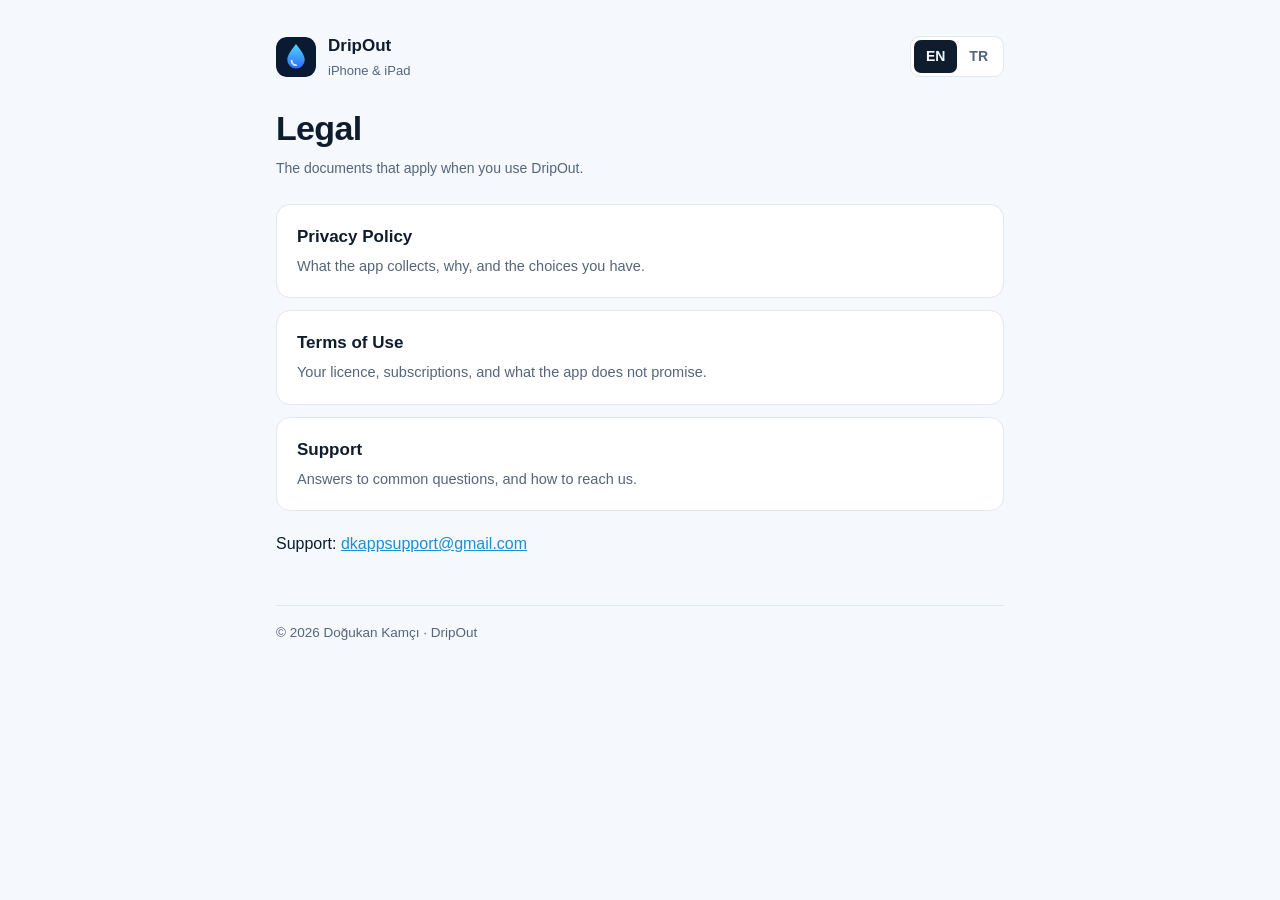
<file: index.html>
<!doctype html>
<html lang="en">
<head>
  <meta charset="utf-8">
  <meta name="viewport" content="width=device-width, initial-scale=1">
  <title>DripOut — Legal</title>
  <meta name="description" content="Privacy policy and terms of use for the DripOut iOS app.">
  <link rel="stylesheet" href="styles.css">
  <script>
    (function () {
      var q = (location.search.match(/lang=(\w+)/) || [])[1] || location.hash.slice(1);
      var pick = q === 'tr' || q === 'en' ? q : ((navigator.language || '').toLowerCase().indexOf('tr') === 0 ? 'tr' : 'en');
      document.documentElement.lang = pick;
    })();
  </script>
</head>
<body>
<div class="wrap">
  <header>
    <div class="brand">
      <svg width="40" height="40" viewBox="0 0 64 64" aria-hidden="true">
        <defs><linearGradient id="g" x1="0" y1="0" x2="0" y2="1"><stop offset="0" stop-color="#4fd8f5"/><stop offset="1" stop-color="#2f6bff"/></linearGradient></defs>
        <rect width="64" height="64" rx="15" fill="#0b1a33"/>
        <path d="M32 11c-7 9.5-14 17.6-14 25.5a14 14 0 0 0 28 0C46 28.6 39 20.5 32 11z" fill="url(#g)"/>
        <path d="M25 38a7 7 0 0 0 7 7" fill="none" stroke="#fff" stroke-opacity=".8" stroke-width="3" stroke-linecap="round"/>
      </svg>
      <div>
        <div class="brand-name">DripOut</div>
        <div class="brand-sub">iPhone &amp; iPad</div>
      </div>
    </div>
    <div class="lang" role="group" aria-label="Language">
      <button type="button" data-set="en">EN</button>
      <button type="button" data-set="tr">TR</button>
    </div>
  </header>

  <article data-lang="en">
    <h1>Legal</h1>
    <p class="meta">The documents that apply when you use DripOut.</p>
    <div class="pick">
      <a href="privacy/"><b>Privacy Policy</b><span>What the app collects, why, and the choices you have.</span></a>
      <a href="terms/"><b>Terms of Use</b><span>Your licence, subscriptions, and what the app does not promise.</span></a>
      <a href="support/"><b>Support</b><span>Answers to common questions, and how to reach us.</span></a>
    </div>
    <p style="margin-top:20px">Support: <a href="mailto:dkappsupport@gmail.com">dkappsupport@gmail.com</a></p>
  </article>

  <article data-lang="tr">
    <h1>Yasal</h1>
    <p class="meta">DripOut’u kullanırken geçerli olan belgeler.</p>
    <div class="pick">
      <a href="privacy/"><b>Gizlilik Politikası</b><span>Uygulamanın hangi bilgileri neden topladığı ve seçenekleriniz.</span></a>
      <a href="terms/"><b>Kullanım Koşulları</b><span>Lisansınız, abonelikler ve uygulamanın vaat etmedikleri.</span></a>
      <a href="support/"><b>Destek</b><span>Sık sorulan sorular ve bize nasıl ulaşabileceğiniz.</span></a>
    </div>
    <p style="margin-top:20px">Destek: <a href="mailto:dkappsupport@gmail.com">dkappsupport@gmail.com</a></p>
  </article>

  <footer>© 2026 Doğukan Kamçı · DripOut</footer>
</div>

<script>
  (function () {
    var buttons = document.querySelectorAll('.lang button');
    function show(lang) {
      document.documentElement.lang = lang;
      document.title = lang === 'tr' ? 'DripOut — Yasal' : 'DripOut — Legal';
      buttons.forEach(function (b) { b.setAttribute('aria-pressed', b.dataset.set === lang ? 'true' : 'false'); });
    }
    buttons.forEach(function (b) {
      b.addEventListener('click', function () {
        show(b.dataset.set);
        try { history.replaceState(null, '', '#' + b.dataset.set); } catch (_) {}
      });
    });
    show(document.documentElement.lang);
  })();
</script>
</body>
</html>
</file>
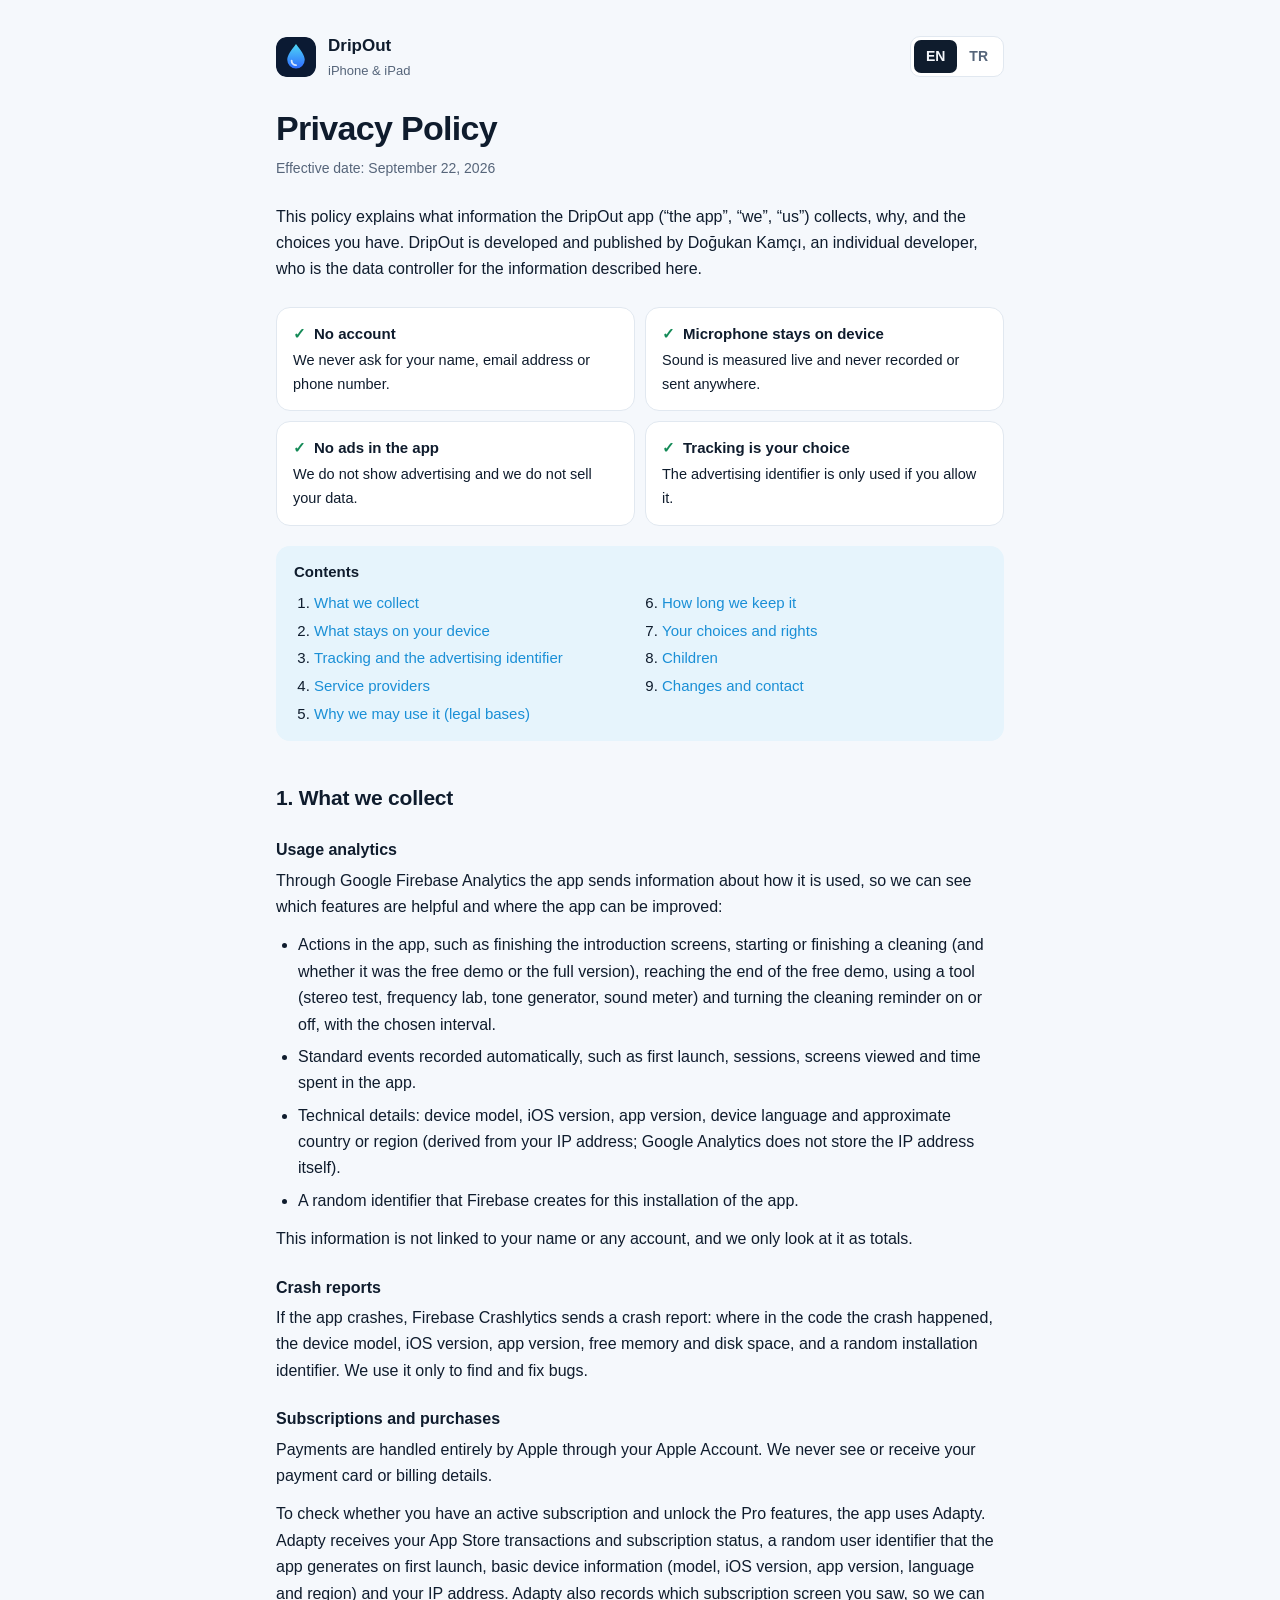
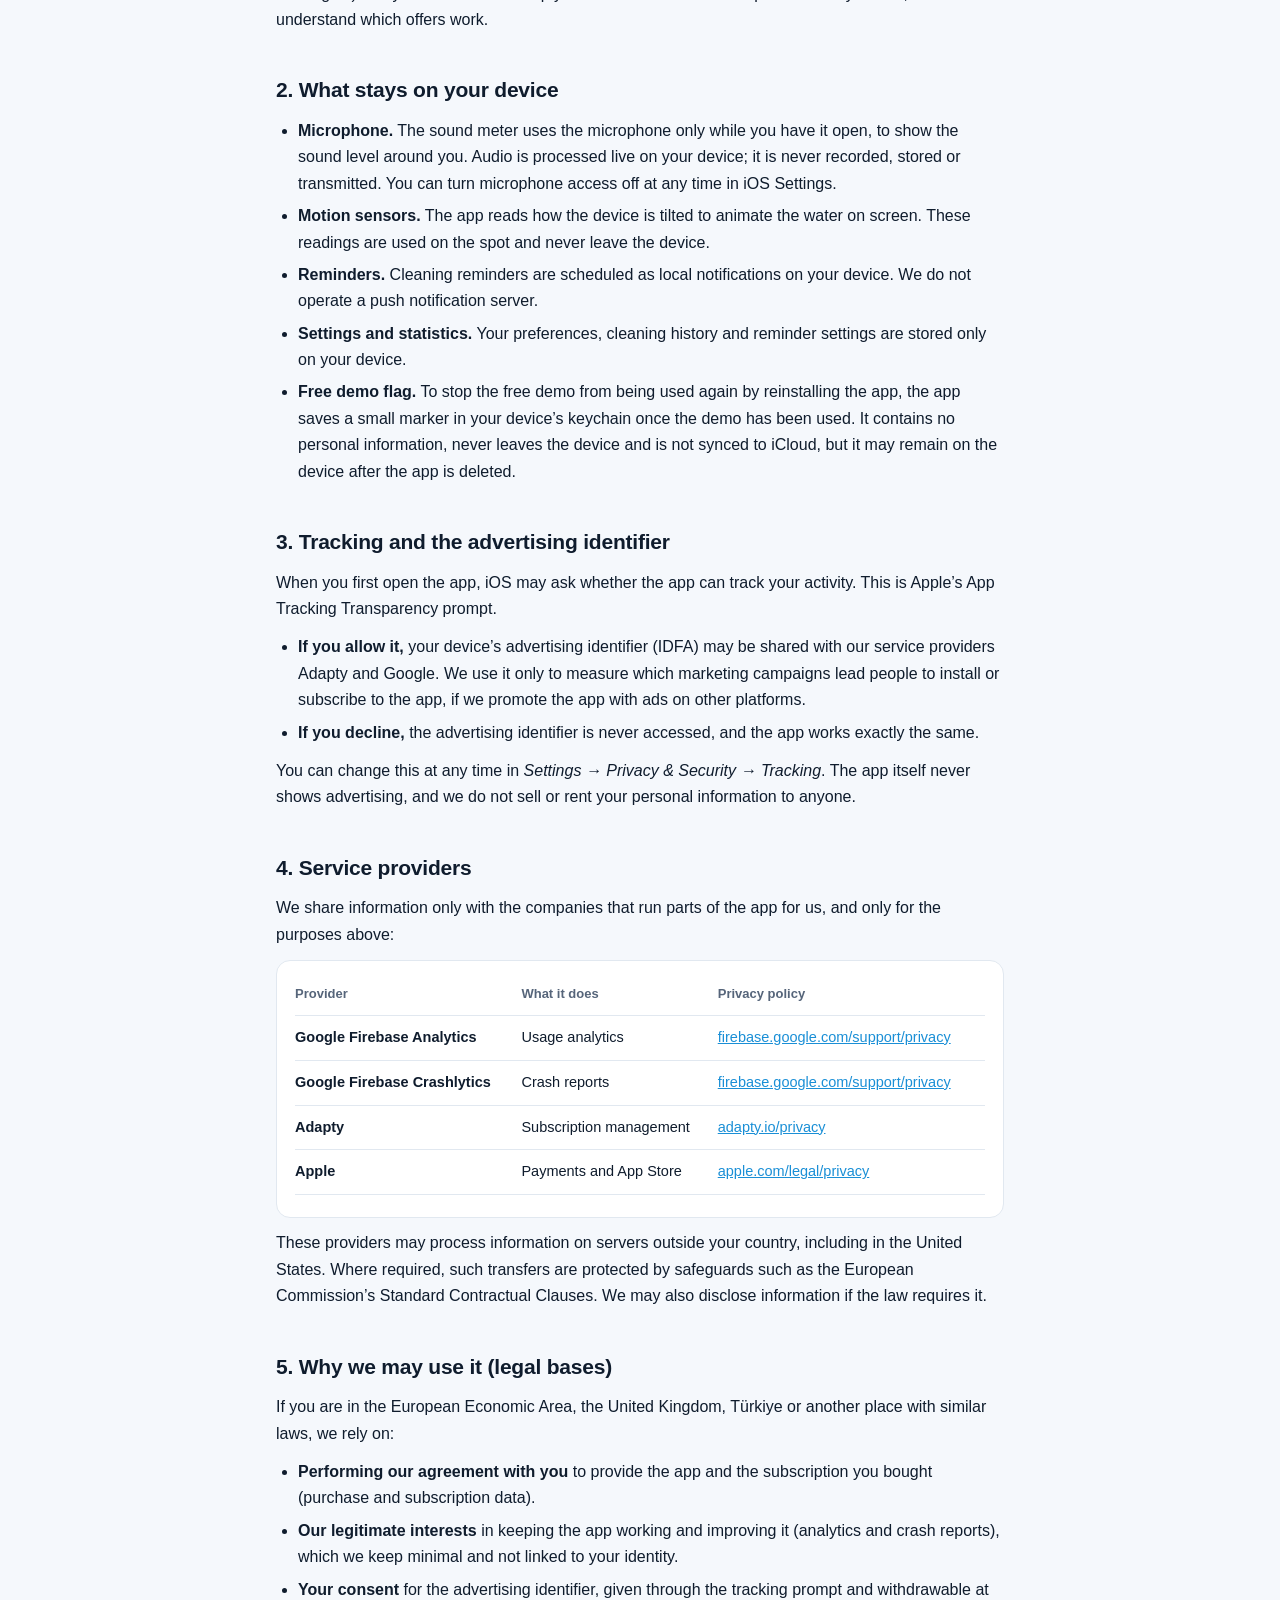
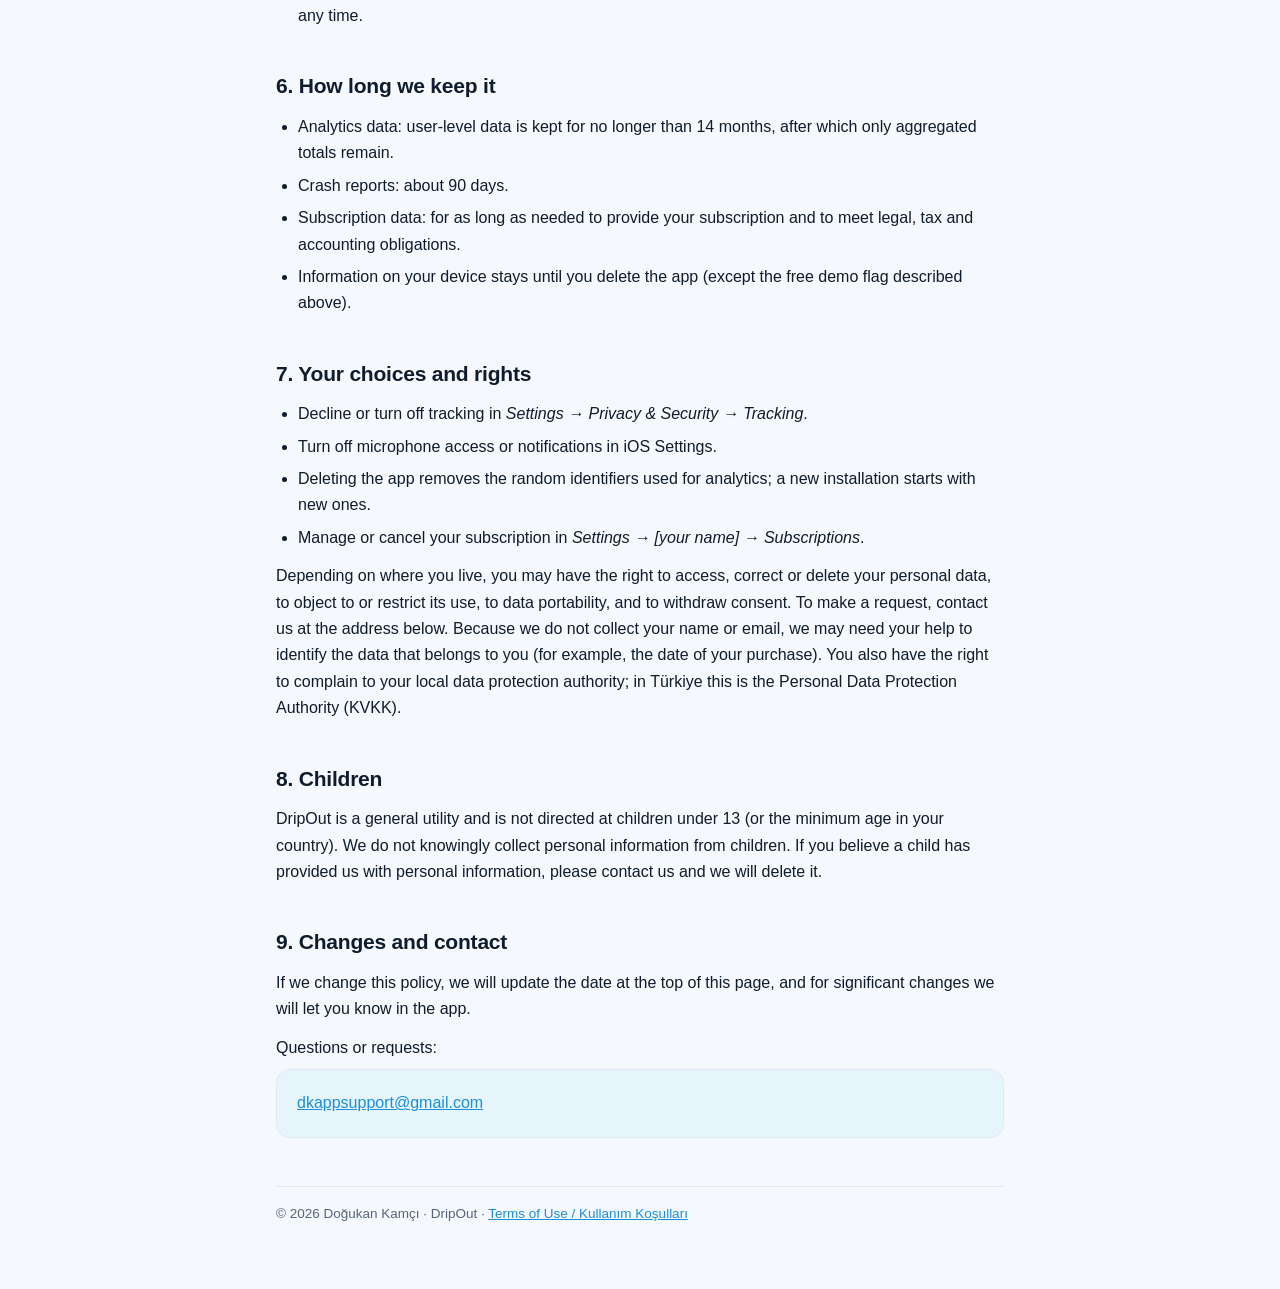
<file: privacy/index.html>
<!doctype html>
<html lang="en">
<head>
  <meta charset="utf-8">
  <meta name="viewport" content="width=device-width, initial-scale=1">
  <title>DripOut Privacy Policy</title>
  <meta name="description" content="How the DripOut iOS app handles your data.">
  <link rel="stylesheet" href="../styles.css">
  <script>
    // English unless the reader's browser prefers Turkish or the URL says ?lang=tr / #tr.
    (function () {
      var q = (location.search.match(/lang=(\w+)/) || [])[1] || location.hash.slice(1);
      var pick = q === 'tr' || q === 'en' ? q : ((navigator.language || '').toLowerCase().indexOf('tr') === 0 ? 'tr' : 'en');
      document.documentElement.lang = pick;
    })();
  </script>
</head>
<body>
<div class="wrap">
  <header>
    <div class="brand">
      <svg width="40" height="40" viewBox="0 0 64 64" aria-hidden="true">
        <defs><linearGradient id="g" x1="0" y1="0" x2="0" y2="1"><stop offset="0" stop-color="#4fd8f5"/><stop offset="1" stop-color="#2f6bff"/></linearGradient></defs>
        <rect width="64" height="64" rx="15" fill="#0b1a33"/>
        <path d="M32 11c-7 9.5-14 17.6-14 25.5a14 14 0 0 0 28 0C46 28.6 39 20.5 32 11z" fill="url(#g)"/>
        <path d="M25 38a7 7 0 0 0 7 7" fill="none" stroke="#fff" stroke-opacity=".8" stroke-width="3" stroke-linecap="round"/>
      </svg>
      <div>
        <div class="brand-name">DripOut</div>
        <div class="brand-sub">iPhone &amp; iPad</div>
      </div>
    </div>
    <div class="lang" role="group" aria-label="Language">
      <button type="button" data-set="en">EN</button>
      <button type="button" data-set="tr">TR</button>
    </div>
  </header>

  <!-- ============================== ENGLISH ============================== -->
  <article data-lang="en">
    <h1>Privacy Policy</h1>
    <div class="meta">Effective date: September 22, 2026</div>

    <p>This policy explains what information the DripOut app (“the app”, “we”, “us”) collects, why, and the choices you have. DripOut is developed and published by Doğukan Kamçı, an individual developer, who is the data controller for the information described here.</p>

    <div class="glance">
      <div><b>No account</b>We never ask for your name, email address or phone number.</div>
      <div><b>Microphone stays on device</b>Sound is measured live and never recorded or sent anywhere.</div>
      <div><b>No ads in the app</b>We do not show advertising and we do not sell your data.</div>
      <div><b>Tracking is your choice</b>The advertising identifier is only used if you allow it.</div>
    </div>

    <nav class="toc">
      <strong>Contents</strong>
      <ol>
        <li><a href="#en-collect">What we collect</a></li>
        <li><a href="#en-device">What stays on your device</a></li>
        <li><a href="#en-tracking">Tracking and the advertising identifier</a></li>
        <li><a href="#en-providers">Service providers</a></li>
        <li><a href="#en-legal">Why we may use it (legal bases)</a></li>
        <li><a href="#en-retention">How long we keep it</a></li>
        <li><a href="#en-rights">Your choices and rights</a></li>
        <li><a href="#en-children">Children</a></li>
        <li><a href="#en-changes">Changes and contact</a></li>
      </ol>
    </nav>

    <h2 id="en-collect">1. What we collect</h2>

    <h3>Usage analytics</h3>
    <p>Through Google Firebase Analytics the app sends information about how it is used, so we can see which features are helpful and where the app can be improved:</p>
    <ul>
      <li>Actions in the app, such as finishing the introduction screens, starting or finishing a cleaning (and whether it was the free demo or the full version), reaching the end of the free demo, using a tool (stereo test, frequency lab, tone generator, sound meter) and turning the cleaning reminder on or off, with the chosen interval.</li>
      <li>Standard events recorded automatically, such as first launch, sessions, screens viewed and time spent in the app.</li>
      <li>Technical details: device model, iOS version, app version, device language and approximate country or region (derived from your IP address; Google Analytics does not store the IP address itself).</li>
      <li>A random identifier that Firebase creates for this installation of the app.</li>
    </ul>
    <p>This information is not linked to your name or any account, and we only look at it as totals.</p>

    <h3>Crash reports</h3>
    <p>If the app crashes, Firebase Crashlytics sends a crash report: where in the code the crash happened, the device model, iOS version, app version, free memory and disk space, and a random installation identifier. We use it only to find and fix bugs.</p>

    <h3>Subscriptions and purchases</h3>
    <p>Payments are handled entirely by Apple through your Apple Account. We never see or receive your payment card or billing details.</p>
    <p>To check whether you have an active subscription and unlock the Pro features, the app uses Adapty. Adapty receives your App Store transactions and subscription status, a random user identifier that the app generates on first launch, basic device information (model, iOS version, app version, language and region) and your IP address. Adapty also records which subscription screen you saw, so we can understand which offers work.</p>

    <h2 id="en-device">2. What stays on your device</h2>
    <ul>
      <li><b>Microphone.</b> The sound meter uses the microphone only while you have it open, to show the sound level around you. Audio is processed live on your device; it is never recorded, stored or transmitted. You can turn microphone access off at any time in iOS Settings.</li>
      <li><b>Motion sensors.</b> The app reads how the device is tilted to animate the water on screen. These readings are used on the spot and never leave the device.</li>
      <li><b>Reminders.</b> Cleaning reminders are scheduled as local notifications on your device. We do not operate a push notification server.</li>
      <li><b>Settings and statistics.</b> Your preferences, cleaning history and reminder settings are stored only on your device.</li>
      <li><b>Free demo flag.</b> To stop the free demo from being used again by reinstalling the app, the app saves a small marker in your device’s keychain once the demo has been used. It contains no personal information, never leaves the device and is not synced to iCloud, but it may remain on the device after the app is deleted.</li>
    </ul>

    <h2 id="en-tracking">3. Tracking and the advertising identifier</h2>
    <p>When you first open the app, iOS may ask whether the app can track your activity. This is Apple’s App Tracking Transparency prompt.</p>
    <ul>
      <li><b>If you allow it,</b> your device’s advertising identifier (IDFA) may be shared with our service providers Adapty and Google. We use it only to measure which marketing campaigns lead people to install or subscribe to the app, if we promote the app with ads on other platforms.</li>
      <li><b>If you decline,</b> the advertising identifier is never accessed, and the app works exactly the same.</li>
    </ul>
    <p>You can change this at any time in <i>Settings → Privacy &amp; Security → Tracking</i>. The app itself never shows advertising, and we do not sell or rent your personal information to anyone.</p>

    <h2 id="en-providers">4. Service providers</h2>
    <p>We share information only with the companies that run parts of the app for us, and only for the purposes above:</p>
    <div class="card">
      <table>
        <thead><tr><th>Provider</th><th>What it does</th><th>Privacy policy</th></tr></thead>
        <tbody>
          <tr><td>Google Firebase Analytics</td><td>Usage analytics</td><td><a href="https://firebase.google.com/support/privacy">firebase.google.com/support/privacy</a></td></tr>
          <tr><td>Google Firebase Crashlytics</td><td>Crash reports</td><td><a href="https://firebase.google.com/support/privacy">firebase.google.com/support/privacy</a></td></tr>
          <tr><td>Adapty</td><td>Subscription management</td><td><a href="https://adapty.io/privacy/">adapty.io/privacy</a></td></tr>
          <tr><td>Apple</td><td>Payments and App Store</td><td><a href="https://www.apple.com/legal/privacy/">apple.com/legal/privacy</a></td></tr>
        </tbody>
      </table>
    </div>
    <p>These providers may process information on servers outside your country, including in the United States. Where required, such transfers are protected by safeguards such as the European Commission’s Standard Contractual Clauses. We may also disclose information if the law requires it.</p>

    <h2 id="en-legal">5. Why we may use it (legal bases)</h2>
    <p>If you are in the European Economic Area, the United Kingdom, Türkiye or another place with similar laws, we rely on:</p>
    <ul>
      <li><b>Performing our agreement with you</b> to provide the app and the subscription you bought (purchase and subscription data).</li>
      <li><b>Our legitimate interests</b> in keeping the app working and improving it (analytics and crash reports), which we keep minimal and not linked to your identity.</li>
      <li><b>Your consent</b> for the advertising identifier, given through the tracking prompt and withdrawable at any time.</li>
    </ul>

    <h2 id="en-retention">6. How long we keep it</h2>
    <ul>
      <li>Analytics data: user-level data is kept for no longer than 14 months, after which only aggregated totals remain.</li>
      <li>Crash reports: about 90 days.</li>
      <li>Subscription data: for as long as needed to provide your subscription and to meet legal, tax and accounting obligations.</li>
      <li>Information on your device stays until you delete the app (except the free demo flag described above).</li>
    </ul>

    <h2 id="en-rights">7. Your choices and rights</h2>
    <ul>
      <li>Decline or turn off tracking in <i>Settings → Privacy &amp; Security → Tracking</i>.</li>
      <li>Turn off microphone access or notifications in iOS Settings.</li>
      <li>Deleting the app removes the random identifiers used for analytics; a new installation starts with new ones.</li>
      <li>Manage or cancel your subscription in <i>Settings → [your name] → Subscriptions</i>.</li>
    </ul>
    <p>Depending on where you live, you may have the right to access, correct or delete your personal data, to object to or restrict its use, to data portability, and to withdraw consent. To make a request, contact us at the address below. Because we do not collect your name or email, we may need your help to identify the data that belongs to you (for example, the date of your purchase). You also have the right to complain to your local data protection authority; in Türkiye this is the Personal Data Protection Authority (KVKK).</p>

    <h2 id="en-children">8. Children</h2>
    <p>DripOut is a general utility and is not directed at children under 13 (or the minimum age in your country). We do not knowingly collect personal information from children. If you believe a child has provided us with personal information, please contact us and we will delete it.</p>

    <h2 id="en-changes">9. Changes and contact</h2>
    <p>If we change this policy, we will update the date at the top of this page, and for significant changes we will let you know in the app.</p>
    <p>Questions or requests: <a class="contact" href="mailto:dkappsupport@gmail.com">dkappsupport@gmail.com</a></p>
  </article>

  <!-- ============================== TÜRKÇE ============================== -->
  <article data-lang="tr">
    <h1>Gizlilik Politikası</h1>
    <div class="meta">Yürürlük tarihi: 22 Eylül 2026</div>

    <p>Bu politika, DripOut uygulamasının (“uygulama”, “biz”) hangi bilgileri, neden topladığını ve sahip olduğunuz seçenekleri açıklar. DripOut, bireysel geliştirici Doğukan Kamçı tarafından geliştirilip yayınlanmaktadır; burada anlatılan veriler bakımından veri sorumlusu Doğukan Kamçı’dır.</p>

    <div class="glance">
      <div><b>Hesap yok</b>Adınızı, e-posta adresinizi veya telefon numaranızı asla istemeyiz.</div>
      <div><b>Mikrofon cihazda kalır</b>Ses anlık ölçülür; asla kaydedilmez ve hiçbir yere gönderilmez.</div>
      <div><b>Uygulamada reklam yok</b>Reklam göstermiyoruz ve verilerinizi satmıyoruz.</div>
      <div><b>Takip sizin tercihiniz</b>Reklam kimliği yalnızca izin verirseniz kullanılır.</div>
    </div>

    <nav class="toc">
      <strong>İçindekiler</strong>
      <ol>
        <li><a href="#tr-collect">Topladığımız bilgiler</a></li>
        <li><a href="#tr-device">Cihazınızda kalanlar</a></li>
        <li><a href="#tr-tracking">Takip ve reklam kimliği</a></li>
        <li><a href="#tr-providers">Hizmet sağlayıcılar</a></li>
        <li><a href="#tr-legal">Hukuki sebepler</a></li>
        <li><a href="#tr-retention">Saklama süreleri</a></li>
        <li><a href="#tr-rights">Seçenekleriniz ve haklarınız</a></li>
        <li><a href="#tr-children">Çocuklar</a></li>
        <li><a href="#tr-changes">Değişiklikler ve iletişim</a></li>
      </ol>
    </nav>

    <h2 id="tr-collect">1. Topladığımız bilgiler</h2>

    <h3>Kullanım istatistikleri</h3>
    <p>Uygulama, hangi özelliklerin işe yaradığını ve nerelerin geliştirilebileceğini görebilmemiz için Google Firebase Analytics aracılığıyla nasıl kullanıldığına dair bilgi gönderir:</p>
    <ul>
      <li>Uygulama içindeki işlemler: tanıtım ekranlarını bitirmek, bir temizliği başlatmak veya bitirmek (ücretsiz demo mu, tam sürüm mü olduğu dahil), ücretsiz demonun sonuna gelmek, bir aracı kullanmak (stereo test, frekans laboratuvarı, ton üretici, ses ölçer) ve temizlik hatırlatıcısını seçilen sıklıkla açmak veya kapatmak gibi.</li>
      <li>Otomatik kaydedilen standart olaylar: ilk açılış, oturumlar, görüntülenen ekranlar ve uygulamada geçirilen süre gibi.</li>
      <li>Teknik bilgiler: cihaz modeli, iOS sürümü, uygulama sürümü, cihaz dili ve yaklaşık ülke veya bölge (IP adresinden çıkarılır; Google Analytics IP adresinin kendisini saklamaz).</li>
      <li>Firebase’in uygulamanın bu kurulumu için oluşturduğu rastgele bir kimlik.</li>
    </ul>
    <p>Bu bilgiler adınızla veya herhangi bir hesapla ilişkilendirilmez; biz bunları yalnızca toplam sayılar olarak inceleriz.</p>

    <h3>Çökme raporları</h3>
    <p>Uygulama çökerse Firebase Crashlytics bir çökme raporu gönderir: çökmenin kodda nerede olduğu, cihaz modeli, iOS sürümü, uygulama sürümü, boş bellek ve depolama alanı ile rastgele bir kurulum kimliği. Bu raporları yalnızca hataları bulup düzeltmek için kullanırız.</p>

    <h3>Abonelikler ve satın almalar</h3>
    <p>Ödemeler tamamen Apple tarafından, Apple Hesabınız üzerinden yapılır. Kart veya fatura bilgilerinizi hiçbir zaman görmeyiz ve almayız.</p>
    <p>Aktif bir aboneliğiniz olup olmadığını kontrol etmek ve Pro özelliklerini açmak için uygulama Adapty’yi kullanır. Adapty’ye App Store işlemleriniz ve abonelik durumunuz, uygulamanın ilk açılışta oluşturduğu rastgele bir kullanıcı kimliği, temel cihaz bilgileri (model, iOS sürümü, uygulama sürümü, dil ve bölge) ve IP adresiniz iletilir. Adapty ayrıca hangi teklifin işe yaradığını anlayabilmemiz için hangi abonelik ekranını gördüğünüzü de kaydeder.</p>

    <h2 id="tr-device">2. Cihazınızda kalanlar</h2>
    <ul>
      <li><b>Mikrofon.</b> Ses ölçer, mikrofonu yalnızca siz o ekranı açıkken, çevrenizdeki ses seviyesini göstermek için kullanır. Ses cihazınızda anlık işlenir; asla kaydedilmez, saklanmaz veya gönderilmez. Mikrofon erişimini istediğiniz zaman iOS Ayarlar’dan kapatabilirsiniz.</li>
      <li><b>Hareket sensörleri.</b> Uygulama, ekrandaki suyu hareket ettirmek için cihazın eğimini okur. Bu veriler anında kullanılır ve cihazdan çıkmaz.</li>
      <li><b>Hatırlatıcılar.</b> Temizlik hatırlatıcıları cihazınızda yerel bildirim olarak planlanır. Bir anlık bildirim (push) sunucusu işletmiyoruz.</li>
      <li><b>Ayarlar ve istatistikler.</b> Tercihleriniz, temizlik geçmişiniz ve hatırlatıcı ayarlarınız yalnızca cihazınızda saklanır.</li>
      <li><b>Ücretsiz demo işareti.</b> Ücretsiz demonun uygulama silinip yeniden yüklenerek tekrar kullanılmasını önlemek için, demo kullanıldığında uygulama cihazınızın anahtar zincirine (Keychain) küçük bir işaret kaydeder. Bu işaret kişisel bilgi içermez, cihazdan çıkmaz ve iCloud ile eşitlenmez; ancak uygulama silindikten sonra da cihazda kalabilir.</li>
    </ul>

    <h2 id="tr-tracking">3. Takip ve reklam kimliği</h2>
    <p>Uygulamayı ilk açtığınızda iOS, uygulamanın etkinliğinizi takip edip edemeyeceğini sorabilir. Bu, Apple’ın Uygulama Takip Şeffaflığı (App Tracking Transparency) iznidir.</p>
    <ul>
      <li><b>İzin verirseniz,</b> cihazınızın reklam kimliği (IDFA) hizmet sağlayıcılarımız Adapty ve Google ile paylaşılabilir. Bunu yalnızca, uygulamayı başka platformlarda reklamla tanıtırsak hangi kampanyaların insanları uygulamayı yüklemeye veya abone olmaya yönlendirdiğini ölçmek için kullanırız.</li>
      <li><b>İzin vermezseniz,</b> reklam kimliğine hiç erişilmez ve uygulama tamamen aynı şekilde çalışır.</li>
    </ul>
    <p>Bu tercihi istediğiniz zaman <i>Ayarlar → Gizlilik ve Güvenlik → Takip</i> bölümünden değiştirebilirsiniz. Uygulamanın kendisi hiçbir zaman reklam göstermez ve kişisel bilgilerinizi kimseye satmayız veya kiralamayız.</p>

    <h2 id="tr-providers">4. Hizmet sağlayıcılar</h2>
    <p>Bilgileri yalnızca uygulamanın bazı bölümlerini bizim için çalıştıran şirketlerle ve yalnızca yukarıdaki amaçlarla paylaşırız:</p>
    <div class="card">
      <table>
        <thead><tr><th>Sağlayıcı</th><th>Ne yapar</th><th>Gizlilik politikası</th></tr></thead>
        <tbody>
          <tr><td>Google Firebase Analytics</td><td>Kullanım istatistikleri</td><td><a href="https://firebase.google.com/support/privacy">firebase.google.com/support/privacy</a></td></tr>
          <tr><td>Google Firebase Crashlytics</td><td>Çökme raporları</td><td><a href="https://firebase.google.com/support/privacy">firebase.google.com/support/privacy</a></td></tr>
          <tr><td>Adapty</td><td>Abonelik yönetimi</td><td><a href="https://adapty.io/privacy/">adapty.io/privacy</a></td></tr>
          <tr><td>Apple</td><td>Ödemeler ve App Store</td><td><a href="https://www.apple.com/legal/privacy/">apple.com/legal/privacy</a></td></tr>
        </tbody>
      </table>
    </div>
    <p>Bu sağlayıcılar bilgileri, Amerika Birleşik Devletleri dahil olmak üzere yurt dışındaki sunucularda işleyebilir. Gerektiğinde bu aktarımlar standart sözleşme hükümleri gibi güvencelerle korunur. Kanunen zorunlu olduğunda bilgileri yetkili makamlarla da paylaşabiliriz.</p>

    <h2 id="tr-legal">5. Hukuki sebepler</h2>
    <p>6698 sayılı Kişisel Verilerin Korunması Kanunu (KVKK), Avrupa Birliği Genel Veri Koruma Tüzüğü (GDPR) ve benzeri düzenlemeler kapsamında şu hukuki sebeplere dayanırız:</p>
    <ul>
      <li><b>Sözleşmenin ifası:</b> uygulamayı ve satın aldığınız aboneliği sunmak (satın alma ve abonelik verileri).</li>
      <li><b>Meşru menfaat:</b> uygulamanın çalışmasını sürdürmek ve geliştirmek (kullanım istatistikleri ve çökme raporları). Bu verileri asgari düzeyde ve kimliğinizle ilişkilendirmeden tutarız.</li>
      <li><b>Açık rıza:</b> reklam kimliği için; takip izniyle verilir ve istediğiniz zaman geri alınabilir.</li>
    </ul>

    <h2 id="tr-retention">6. Saklama süreleri</h2>
    <ul>
      <li>Kullanım istatistikleri: kullanıcı düzeyindeki veriler en fazla 14 ay saklanır; sonrasında yalnızca toplam sayılar kalır.</li>
      <li>Çökme raporları: yaklaşık 90 gün.</li>
      <li>Abonelik verileri: aboneliğinizi sunmak ve yasal, vergisel ve muhasebesel yükümlülükleri yerine getirmek için gerektiği sürece.</li>
      <li>Cihazınızdaki bilgiler, uygulamayı silene kadar cihazınızda kalır (yukarıda anlatılan ücretsiz demo işareti hariç).</li>
    </ul>

    <h2 id="tr-rights">7. Seçenekleriniz ve haklarınız</h2>
    <ul>
      <li>Takibi <i>Ayarlar → Gizlilik ve Güvenlik → Takip</i> bölümünden reddedebilir veya kapatabilirsiniz.</li>
      <li>Mikrofon erişimini veya bildirimleri iOS Ayarlar’dan kapatabilirsiniz.</li>
      <li>Uygulamayı silmek, istatistikler için kullanılan rastgele kimlikleri de siler; yeni kurulum yeni kimliklerle başlar.</li>
      <li>Aboneliğinizi <i>Ayarlar → [adınız] → Abonelikler</i> bölümünden yönetebilir veya iptal edebilirsiniz.</li>
    </ul>
    <p>KVKK’nın 11. maddesi ve bulunduğunuz yerdeki mevzuat kapsamında kişisel verilerinizin işlenip işlenmediğini öğrenme, bunlara erişme, düzeltilmesini veya silinmesini isteme, işlenmesine itiraz etme ve verdiğiniz rızayı geri alma haklarına sahipsiniz. Talepleriniz için aşağıdaki adresten bize ulaşabilirsiniz. Adınızı veya e-postanızı toplamadığımız için size ait verileri bulabilmemiz adına yardımınıza ihtiyaç duyabiliriz (örneğin satın alma tarihiniz). Ayrıca Kişisel Verileri Koruma Kurulu’na veya bulunduğunuz ülkedeki veri koruma otoritesine şikâyette bulunma hakkınız vardır.</p>

    <h2 id="tr-children">8. Çocuklar</h2>
    <p>DripOut genel amaçlı bir araçtır ve 13 yaşın (veya ülkenizdeki asgari yaşın) altındaki çocuklara yönelik değildir. Çocuklardan bilerek kişisel bilgi toplamayız. Bir çocuğun bize kişisel bilgi verdiğini düşünüyorsanız lütfen bizimle iletişime geçin; bu bilgileri sileriz.</p>

    <h2 id="tr-changes">9. Değişiklikler ve iletişim</h2>
    <p>Bu politikayı değiştirirsek sayfanın başındaki tarihi güncelleriz; önemli değişiklikleri ayrıca uygulama içinde bildiririz.</p>
    <p>Sorularınız ve talepleriniz için: <a class="contact" href="mailto:dkappsupport@gmail.com">dkappsupport@gmail.com</a></p>
  </article>

  <footer>© 2026 Doğukan Kamçı · DripOut · <a href="../terms/">Terms of Use / Kullanım Koşulları</a></footer>
</div>

<script>
  (function () {
    var buttons = document.querySelectorAll('.lang button');
    function show(lang) {
      document.documentElement.lang = lang;
      document.title = lang === 'tr' ? 'DripOut Gizlilik Politikası' : 'DripOut Privacy Policy';
      buttons.forEach(function (b) { b.setAttribute('aria-pressed', b.dataset.set === lang ? 'true' : 'false'); });
    }
    buttons.forEach(function (b) {
      b.addEventListener('click', function () {
        show(b.dataset.set);
        try { history.replaceState(null, '', '#' + b.dataset.set); } catch (_) {}
      });
    });
    show(document.documentElement.lang);
  })();
</script>
</body>
</html>
</file>
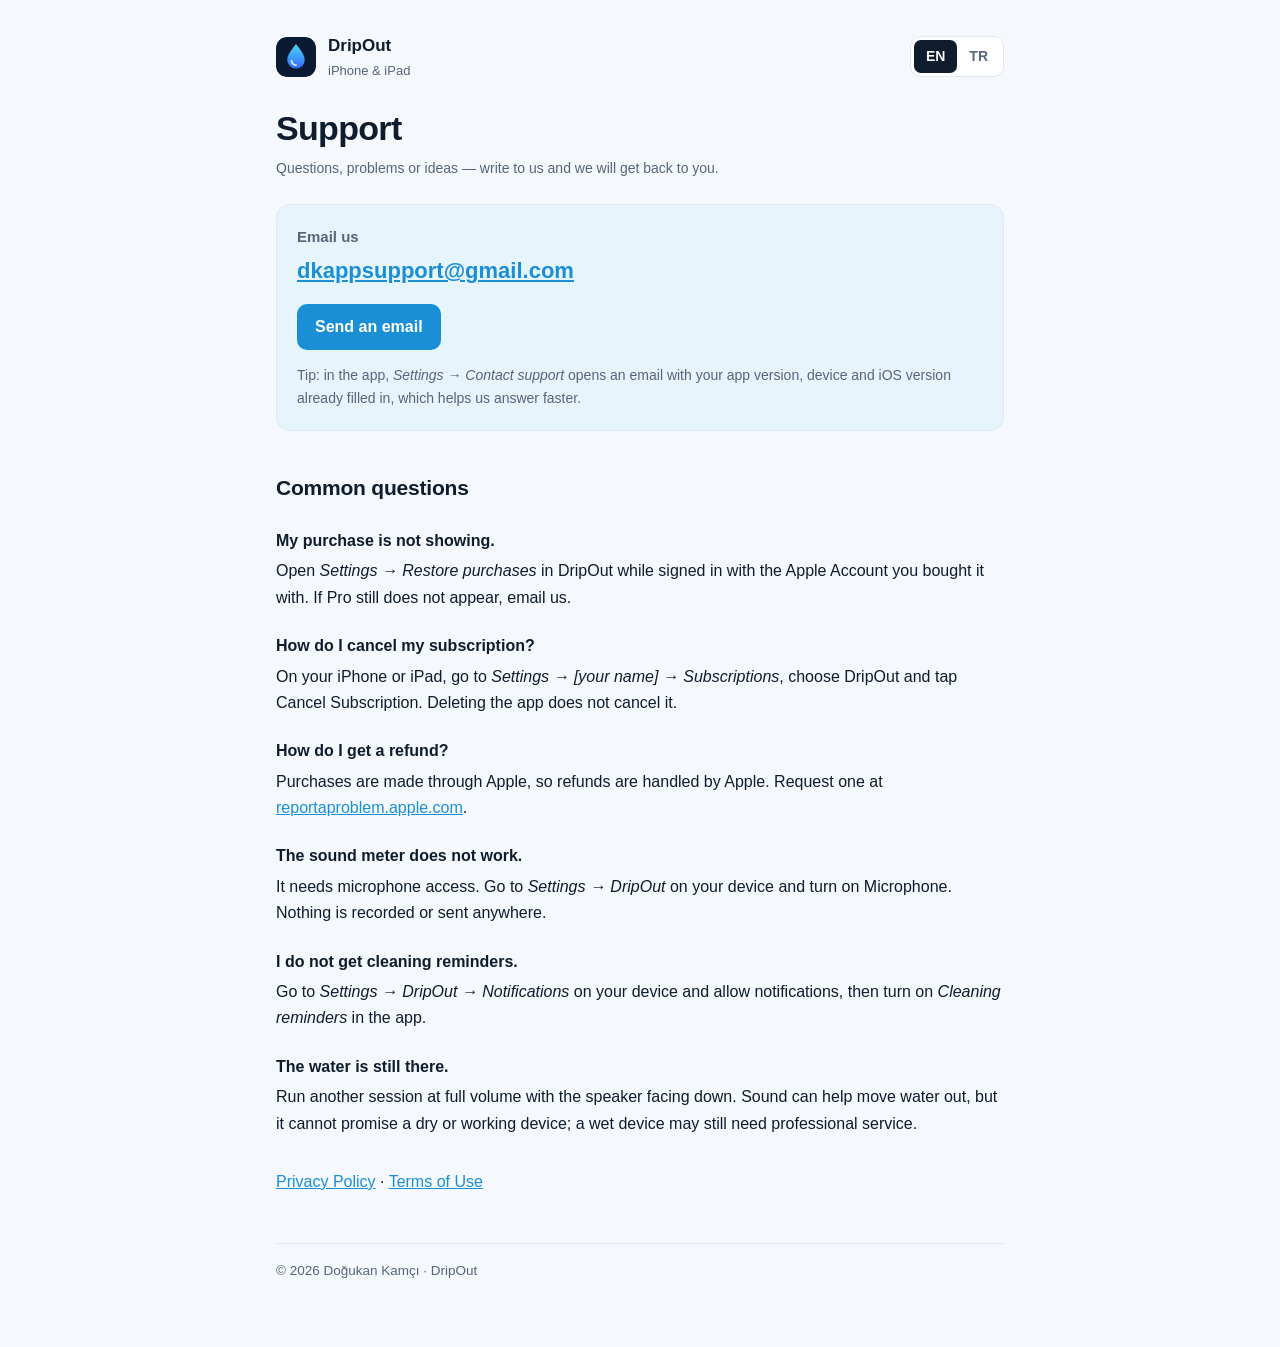
<file: support/index.html>
<!doctype html>
<html lang="en">
<head>
  <meta charset="utf-8">
  <meta name="viewport" content="width=device-width, initial-scale=1">
  <title>DripOut Support</title>
  <meta name="description" content="Help and contact for the DripOut iOS app.">
  <link rel="stylesheet" href="../styles.css">
  <script>
    // English unless the reader's browser prefers Turkish or the URL says ?lang=tr / #tr.
    (function () {
      var q = (location.search.match(/lang=(\w+)/) || [])[1] || location.hash.slice(1);
      var pick = q === 'tr' || q === 'en' ? q : ((navigator.language || '').toLowerCase().indexOf('tr') === 0 ? 'tr' : 'en');
      document.documentElement.lang = pick;
    })();
  </script>
</head>
<body>
<div class="wrap">
  <header>
    <div class="brand">
      <svg width="40" height="40" viewBox="0 0 64 64" aria-hidden="true">
        <defs><linearGradient id="g" x1="0" y1="0" x2="0" y2="1"><stop offset="0" stop-color="#4fd8f5"/><stop offset="1" stop-color="#2f6bff"/></linearGradient></defs>
        <rect width="64" height="64" rx="15" fill="#0b1a33"/>
        <path d="M32 11c-7 9.5-14 17.6-14 25.5a14 14 0 0 0 28 0C46 28.6 39 20.5 32 11z" fill="url(#g)"/>
        <path d="M25 38a7 7 0 0 0 7 7" fill="none" stroke="#fff" stroke-opacity=".8" stroke-width="3" stroke-linecap="round"/>
      </svg>
      <div>
        <div class="brand-name">DripOut</div>
        <div class="brand-sub">iPhone &amp; iPad</div>
      </div>
    </div>
    <div class="lang" role="group" aria-label="Language">
      <button type="button" data-set="en">EN</button>
      <button type="button" data-set="tr">TR</button>
    </div>
  </header>

  <!-- ============================== ENGLISH ============================== -->
  <article data-lang="en">
    <h1>Support</h1>
    <p class="meta">Questions, problems or ideas — write to us and we will get back to you.</p>

    <div class="contact">
      <b>Email us</b>
      <a class="contact-mail" href="mailto:dkappsupport@gmail.com?subject=DripOut%20Support">dkappsupport@gmail.com</a>
      <a class="contact-button" href="mailto:dkappsupport@gmail.com?subject=DripOut%20Support">Send an email</a>
      <span>Tip: in the app, <i>Settings → Contact support</i> opens an email with your app version, device and iOS version already filled in, which helps us answer faster.</span>
    </div>

    <h2>Common questions</h2>

    <h3>My purchase is not showing.</h3>
    <p>Open <i>Settings → Restore purchases</i> in DripOut while signed in with the Apple Account you bought it with. If Pro still does not appear, email us.</p>

    <h3>How do I cancel my subscription?</h3>
    <p>On your iPhone or iPad, go to <i>Settings → [your name] → Subscriptions</i>, choose DripOut and tap Cancel Subscription. Deleting the app does not cancel it.</p>

    <h3>How do I get a refund?</h3>
    <p>Purchases are made through Apple, so refunds are handled by Apple. Request one at <a href="https://reportaproblem.apple.com">reportaproblem.apple.com</a>.</p>

    <h3>The sound meter does not work.</h3>
    <p>It needs microphone access. Go to <i>Settings → DripOut</i> on your device and turn on Microphone. Nothing is recorded or sent anywhere.</p>

    <h3>I do not get cleaning reminders.</h3>
    <p>Go to <i>Settings → DripOut → Notifications</i> on your device and allow notifications, then turn on <i>Cleaning reminders</i> in the app.</p>

    <h3>The water is still there.</h3>
    <p>Run another session at full volume with the speaker facing down. Sound can help move water out, but it cannot promise a dry or working device; a wet device may still need professional service.</p>

    <p style="margin-top:32px"><a href="../privacy/">Privacy Policy</a> · <a href="../terms/">Terms of Use</a></p>
  </article>

  <!-- ============================== TÜRKÇE ============================== -->
  <article data-lang="tr">
    <h1>Destek</h1>
    <p class="meta">Soru, sorun veya öneri — bize yazın, size dönelim.</p>

    <div class="contact">
      <b>E-posta gönderin</b>
      <a class="contact-mail" href="mailto:dkappsupport@gmail.com?subject=DripOut%20Destek">dkappsupport@gmail.com</a>
      <a class="contact-button" href="mailto:dkappsupport@gmail.com?subject=DripOut%20Destek">E-posta gönder</a>
      <span>İpucu: Uygulamada <i>Ayarlar → Destek ile iletişime geçin</i> seçeneği; uygulama sürümü, cihaz ve iOS sürümü önceden doldurulmuş bir e-posta açar. Böylece size daha hızlı yanıt verebiliriz.</span>
    </div>

    <h2>Sık sorulan sorular</h2>

    <h3>Satın aldığım abonelik görünmüyor.</h3>
    <p>Satın alırken kullandığınız Apple Hesabı ile oturum açıkken DripOut’ta <i>Ayarlar → Satın almaları geri yükle</i> seçeneğine dokunun. Pro yine görünmezse bize yazın.</p>

    <h3>Aboneliğimi nasıl iptal ederim?</h3>
    <p>iPhone veya iPad’inizde <i>Ayarlar → [adınız] → Abonelikler</i> bölümüne gidin, DripOut’u seçin ve Aboneliği İptal Et’e dokunun. Uygulamayı silmek aboneliği iptal etmez.</p>

    <h3>Nasıl iade alabilirim?</h3>
    <p>Satın almalar Apple üzerinden yapıldığı için iadeleri Apple yürütür. Talebinizi <a href="https://reportaproblem.apple.com">reportaproblem.apple.com</a> adresinden iletebilirsiniz.</p>

    <h3>Ses ölçer çalışmıyor.</h3>
    <p>Mikrofon izni gerekiyor. Cihazınızda <i>Ayarlar → DripOut</i> bölümünden Mikrofon’u açın. Hiçbir kayıt yapılmaz ve hiçbir yere gönderilmez.</p>

    <h3>Temizlik hatırlatıcıları gelmiyor.</h3>
    <p>Cihazınızda <i>Ayarlar → DripOut → Bildirimler</i> bölümünden bildirimlere izin verin, ardından uygulamada <i>Temizlik hatırlatmaları</i> seçeneğini açın.</p>

    <h3>Su hâlâ içeride.</h3>
    <p>Hoparlör aşağı bakacak şekilde, ses tam açıkken bir oturum daha çalıştırın. Ses, suyun dışarı çıkmasına yardımcı olabilir ama cihazın kuruyacağını veya çalışacağını garanti edemez; ıslanan bir cihazın yine de profesyonel servise ihtiyacı olabilir.</p>

    <p style="margin-top:32px"><a href="../privacy/">Gizlilik Politikası</a> · <a href="../terms/">Kullanım Koşulları</a></p>
  </article>

  <footer>© 2026 Doğukan Kamçı · DripOut</footer>
</div>

<script>
  (function () {
    var buttons = document.querySelectorAll('.lang button');
    function show(lang) {
      document.documentElement.lang = lang;
      document.title = lang === 'tr' ? 'DripOut Destek' : 'DripOut Support';
      buttons.forEach(function (b) { b.setAttribute('aria-pressed', b.dataset.set === lang ? 'true' : 'false'); });
    }
    buttons.forEach(function (b) {
      b.addEventListener('click', function () {
        show(b.dataset.set);
        try { history.replaceState(null, '', '#' + b.dataset.set); } catch (_) {}
      });
    });
    show(document.documentElement.lang);
  })();
</script>
</body>
</html>
</file>
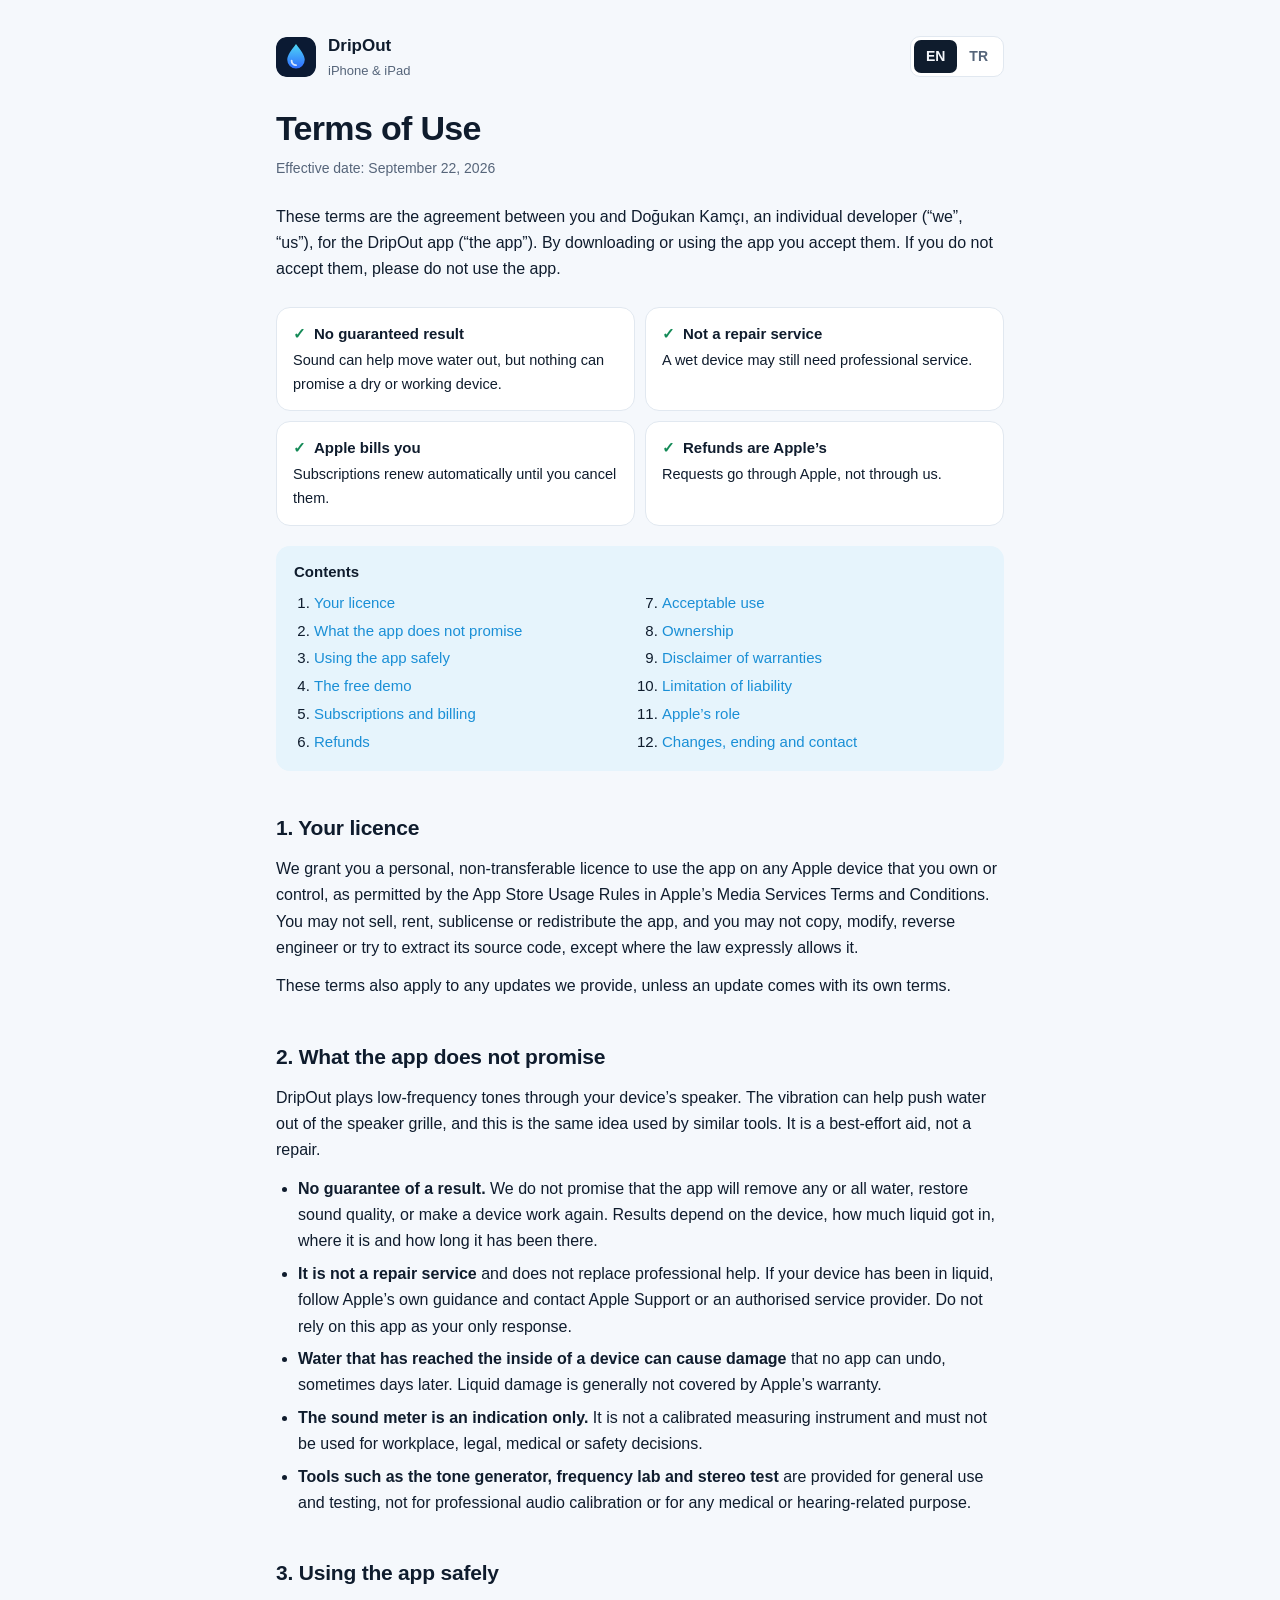
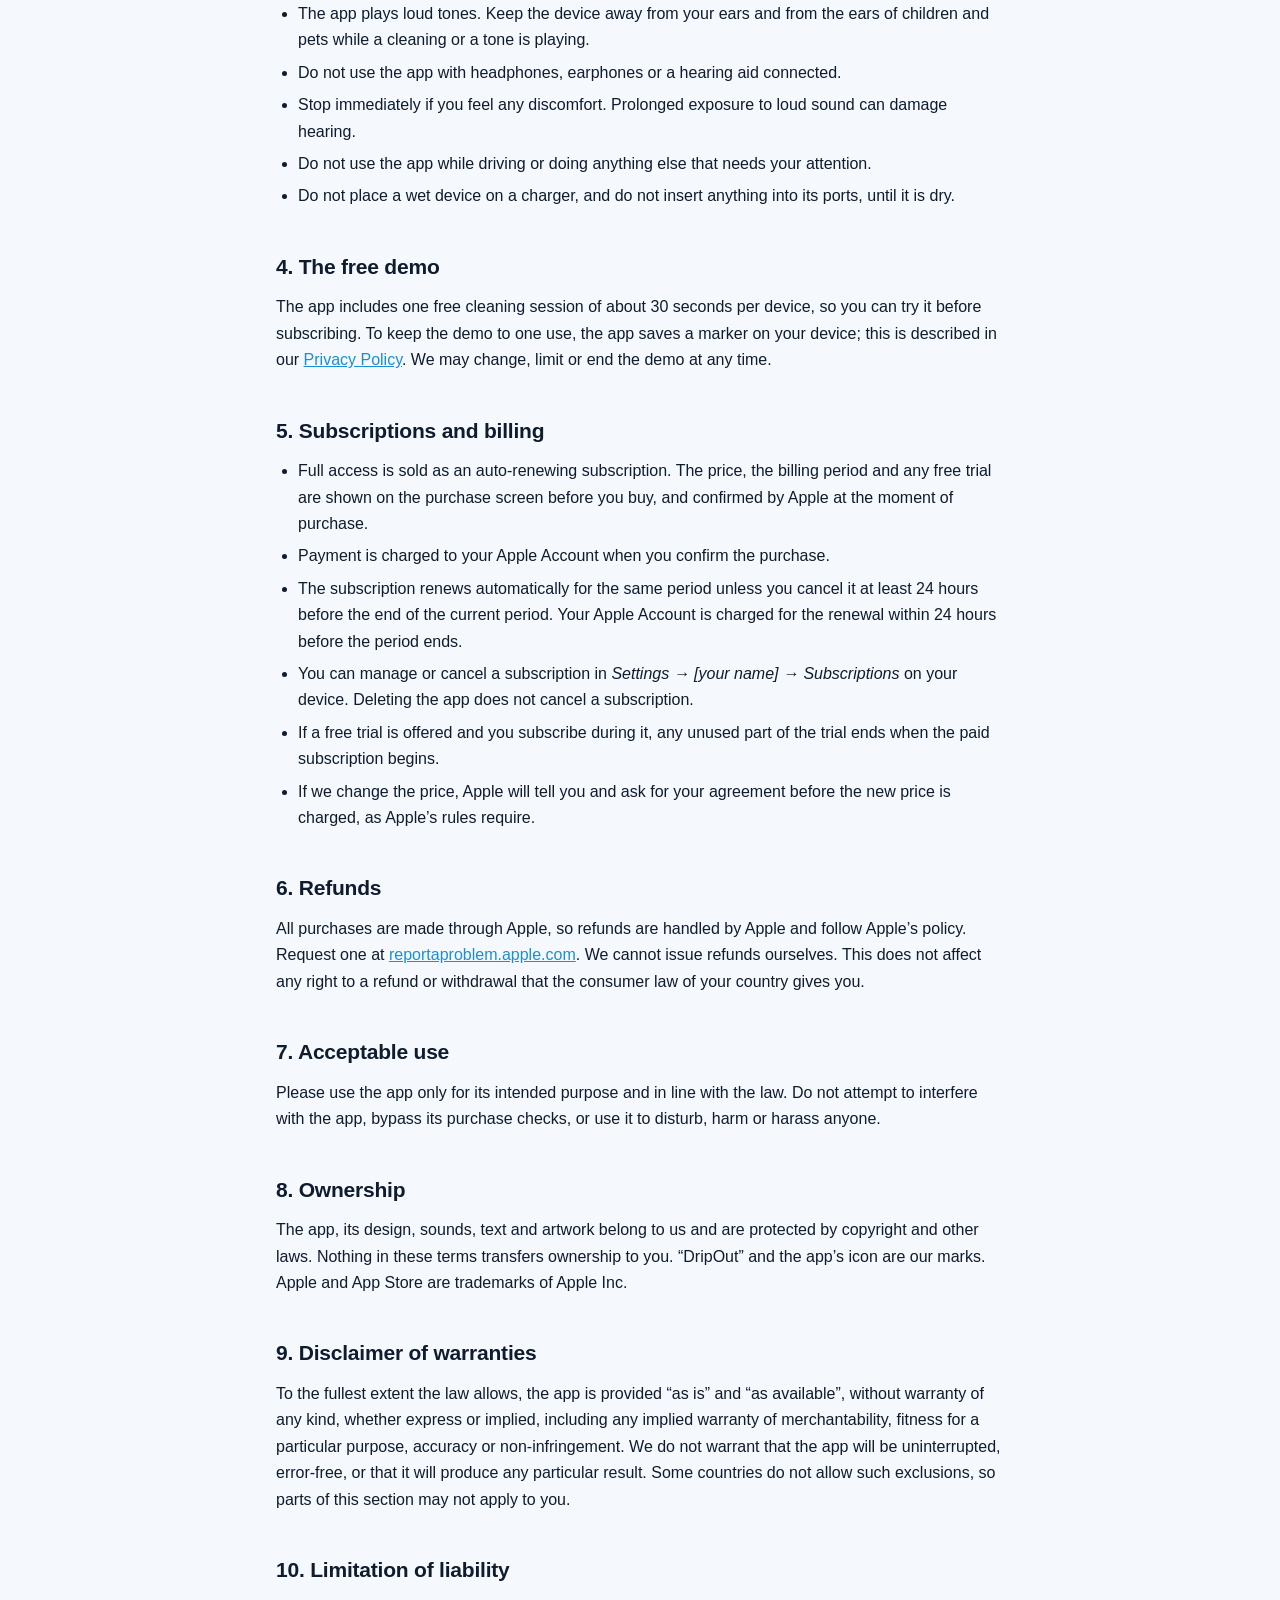
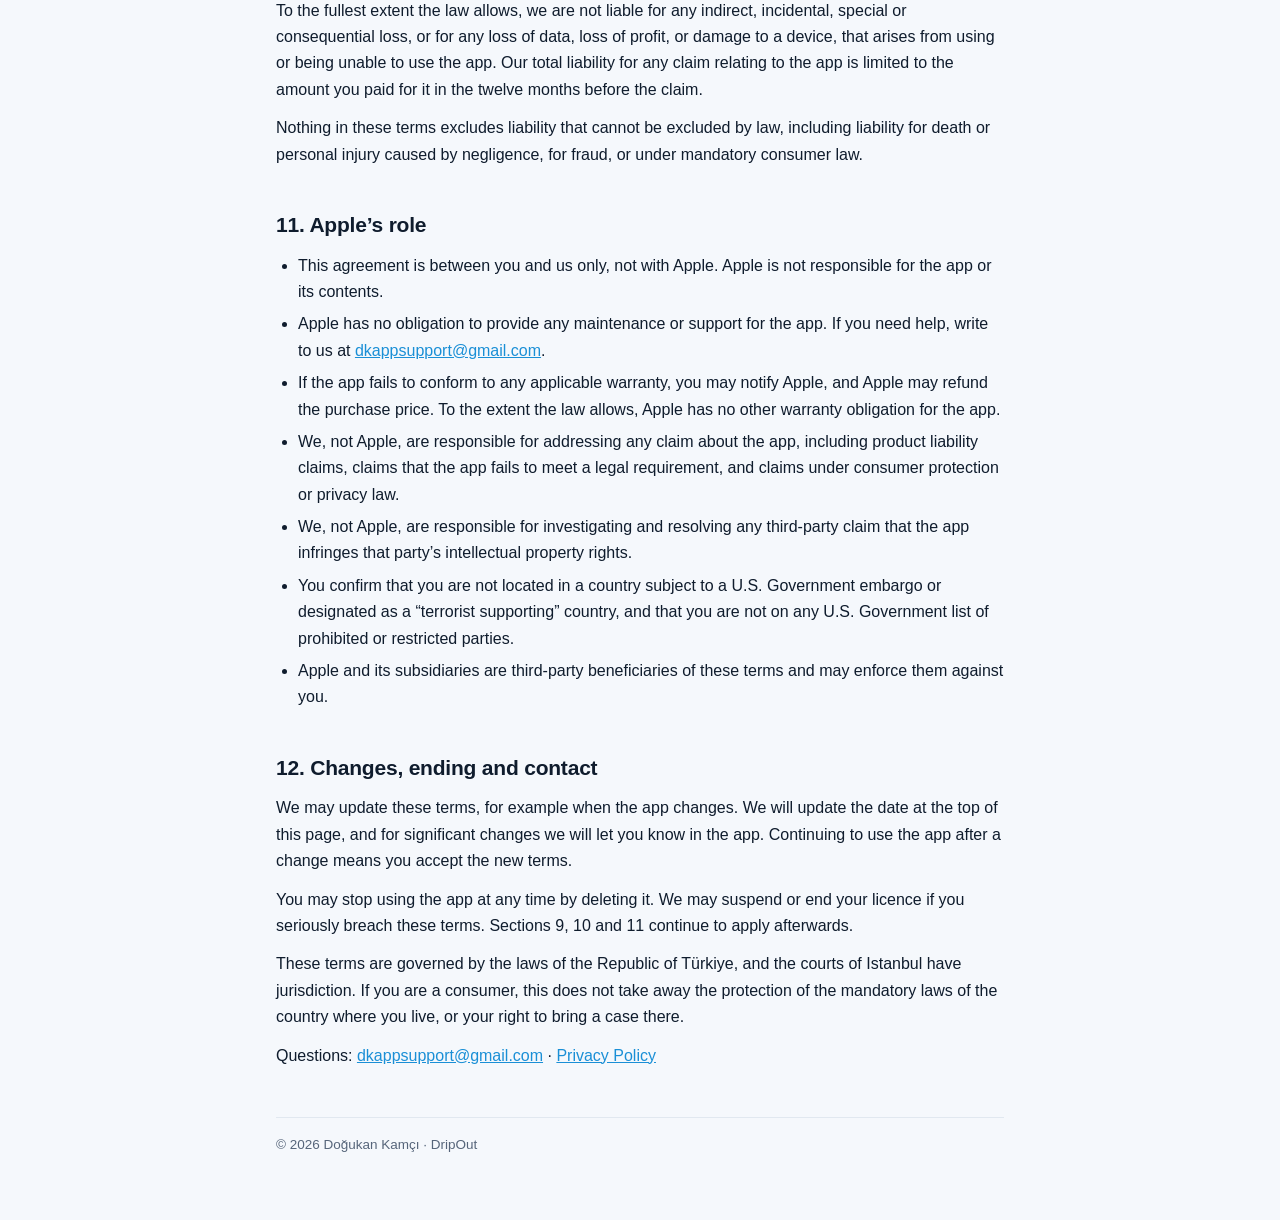
<file: terms/index.html>
<!doctype html>
<html lang="en">
<head>
  <meta charset="utf-8">
  <meta name="viewport" content="width=device-width, initial-scale=1">
  <title>DripOut Terms of Use</title>
  <meta name="description" content="The terms you agree to when you use the DripOut app.">
  <link rel="stylesheet" href="../styles.css">
  <script>
    // English unless the reader's browser prefers Turkish or the URL says ?lang=tr / #tr.
    (function () {
      var q = (location.search.match(/lang=(\w+)/) || [])[1] || location.hash.slice(1);
      var pick = q === 'tr' || q === 'en' ? q : ((navigator.language || '').toLowerCase().indexOf('tr') === 0 ? 'tr' : 'en');
      document.documentElement.lang = pick;
    })();
  </script>
</head>
<body>
<div class="wrap">
  <header>
    <div class="brand">
      <svg width="40" height="40" viewBox="0 0 64 64" aria-hidden="true">
        <defs><linearGradient id="g" x1="0" y1="0" x2="0" y2="1"><stop offset="0" stop-color="#4fd8f5"/><stop offset="1" stop-color="#2f6bff"/></linearGradient></defs>
        <rect width="64" height="64" rx="15" fill="#0b1a33"/>
        <path d="M32 11c-7 9.5-14 17.6-14 25.5a14 14 0 0 0 28 0C46 28.6 39 20.5 32 11z" fill="url(#g)"/>
        <path d="M25 38a7 7 0 0 0 7 7" fill="none" stroke="#fff" stroke-opacity=".8" stroke-width="3" stroke-linecap="round"/>
      </svg>
      <div>
        <div class="brand-name">DripOut</div>
        <div class="brand-sub">iPhone &amp; iPad</div>
      </div>
    </div>
    <div class="lang" role="group" aria-label="Language">
      <button type="button" data-set="en">EN</button>
      <button type="button" data-set="tr">TR</button>
    </div>
  </header>

  <!-- ============================== ENGLISH ============================== -->
  <article data-lang="en">
    <h1>Terms of Use</h1>
    <div class="meta">Effective date: September 22, 2026</div>

    <p>These terms are the agreement between you and Doğukan Kamçı, an individual developer (“we”, “us”), for the DripOut app (“the app”). By downloading or using the app you accept them. If you do not accept them, please do not use the app.</p>

    <div class="glance">
      <div><b>No guaranteed result</b>Sound can help move water out, but nothing can promise a dry or working device.</div>
      <div><b>Not a repair service</b>A wet device may still need professional service.</div>
      <div><b>Apple bills you</b>Subscriptions renew automatically until you cancel them.</div>
      <div><b>Refunds are Apple’s</b>Requests go through Apple, not through us.</div>
    </div>

    <nav class="toc">
      <strong>Contents</strong>
      <ol>
        <li><a href="#en-licence">Your licence</a></li>
        <li><a href="#en-nopromise">What the app does not promise</a></li>
        <li><a href="#en-safety">Using the app safely</a></li>
        <li><a href="#en-demo">The free demo</a></li>
        <li><a href="#en-subs">Subscriptions and billing</a></li>
        <li><a href="#en-refunds">Refunds</a></li>
        <li><a href="#en-use">Acceptable use</a></li>
        <li><a href="#en-ip">Ownership</a></li>
        <li><a href="#en-warranty">Disclaimer of warranties</a></li>
        <li><a href="#en-liability">Limitation of liability</a></li>
        <li><a href="#en-apple">Apple’s role</a></li>
        <li><a href="#en-changes">Changes, ending and contact</a></li>
      </ol>
    </nav>

    <h2 id="en-licence">1. Your licence</h2>
    <p>We grant you a personal, non-transferable licence to use the app on any Apple device that you own or control, as permitted by the App Store Usage Rules in Apple’s Media Services Terms and Conditions. You may not sell, rent, sublicense or redistribute the app, and you may not copy, modify, reverse engineer or try to extract its source code, except where the law expressly allows it.</p>
    <p>These terms also apply to any updates we provide, unless an update comes with its own terms.</p>

    <h2 id="en-nopromise">2. What the app does not promise</h2>
    <p>DripOut plays low-frequency tones through your device’s speaker. The vibration can help push water out of the speaker grille, and this is the same idea used by similar tools. It is a best-effort aid, not a repair.</p>
    <ul>
      <li><b>No guarantee of a result.</b> We do not promise that the app will remove any or all water, restore sound quality, or make a device work again. Results depend on the device, how much liquid got in, where it is and how long it has been there.</li>
      <li><b>It is not a repair service</b> and does not replace professional help. If your device has been in liquid, follow Apple’s own guidance and contact Apple Support or an authorised service provider. Do not rely on this app as your only response.</li>
      <li><b>Water that has reached the inside of a device can cause damage</b> that no app can undo, sometimes days later. Liquid damage is generally not covered by Apple’s warranty.</li>
      <li><b>The sound meter is an indication only.</b> It is not a calibrated measuring instrument and must not be used for workplace, legal, medical or safety decisions.</li>
      <li><b>Tools such as the tone generator, frequency lab and stereo test</b> are provided for general use and testing, not for professional audio calibration or for any medical or hearing-related purpose.</li>
    </ul>

    <h2 id="en-safety">3. Using the app safely</h2>
    <ul>
      <li>The app plays loud tones. Keep the device away from your ears and from the ears of children and pets while a cleaning or a tone is playing.</li>
      <li>Do not use the app with headphones, earphones or a hearing aid connected.</li>
      <li>Stop immediately if you feel any discomfort. Prolonged exposure to loud sound can damage hearing.</li>
      <li>Do not use the app while driving or doing anything else that needs your attention.</li>
      <li>Do not place a wet device on a charger, and do not insert anything into its ports, until it is dry.</li>
    </ul>

    <h2 id="en-demo">4. The free demo</h2>
    <p>The app includes one free cleaning session of about 30 seconds per device, so you can try it before subscribing. To keep the demo to one use, the app saves a marker on your device; this is described in our <a href="../privacy/">Privacy Policy</a>. We may change, limit or end the demo at any time.</p>

    <h2 id="en-subs">5. Subscriptions and billing</h2>
    <ul>
      <li>Full access is sold as an auto-renewing subscription. The price, the billing period and any free trial are shown on the purchase screen before you buy, and confirmed by Apple at the moment of purchase.</li>
      <li>Payment is charged to your Apple Account when you confirm the purchase.</li>
      <li>The subscription renews automatically for the same period unless you cancel it at least 24 hours before the end of the current period. Your Apple Account is charged for the renewal within 24 hours before the period ends.</li>
      <li>You can manage or cancel a subscription in <i>Settings → [your name] → Subscriptions</i> on your device. Deleting the app does not cancel a subscription.</li>
      <li>If a free trial is offered and you subscribe during it, any unused part of the trial ends when the paid subscription begins.</li>
      <li>If we change the price, Apple will tell you and ask for your agreement before the new price is charged, as Apple’s rules require.</li>
    </ul>

    <h2 id="en-refunds">6. Refunds</h2>
    <p>All purchases are made through Apple, so refunds are handled by Apple and follow Apple’s policy. Request one at <a href="https://reportaproblem.apple.com">reportaproblem.apple.com</a>. We cannot issue refunds ourselves. This does not affect any right to a refund or withdrawal that the consumer law of your country gives you.</p>

    <h2 id="en-use">7. Acceptable use</h2>
    <p>Please use the app only for its intended purpose and in line with the law. Do not attempt to interfere with the app, bypass its purchase checks, or use it to disturb, harm or harass anyone.</p>

    <h2 id="en-ip">8. Ownership</h2>
    <p>The app, its design, sounds, text and artwork belong to us and are protected by copyright and other laws. Nothing in these terms transfers ownership to you. “DripOut” and the app’s icon are our marks. Apple and App Store are trademarks of Apple Inc.</p>

    <h2 id="en-warranty">9. Disclaimer of warranties</h2>
    <p>To the fullest extent the law allows, the app is provided “as is” and “as available”, without warranty of any kind, whether express or implied, including any implied warranty of merchantability, fitness for a particular purpose, accuracy or non-infringement. We do not warrant that the app will be uninterrupted, error-free, or that it will produce any particular result. Some countries do not allow such exclusions, so parts of this section may not apply to you.</p>

    <h2 id="en-liability">10. Limitation of liability</h2>
    <p>To the fullest extent the law allows, we are not liable for any indirect, incidental, special or consequential loss, or for any loss of data, loss of profit, or damage to a device, that arises from using or being unable to use the app. Our total liability for any claim relating to the app is limited to the amount you paid for it in the twelve months before the claim.</p>
    <p>Nothing in these terms excludes liability that cannot be excluded by law, including liability for death or personal injury caused by negligence, for fraud, or under mandatory consumer law.</p>

    <h2 id="en-apple">11. Apple’s role</h2>
    <ul>
      <li>This agreement is between you and us only, not with Apple. Apple is not responsible for the app or its contents.</li>
      <li>Apple has no obligation to provide any maintenance or support for the app. If you need help, write to us at <a href="mailto:dkappsupport@gmail.com">dkappsupport@gmail.com</a>.</li>
      <li>If the app fails to conform to any applicable warranty, you may notify Apple, and Apple may refund the purchase price. To the extent the law allows, Apple has no other warranty obligation for the app.</li>
      <li>We, not Apple, are responsible for addressing any claim about the app, including product liability claims, claims that the app fails to meet a legal requirement, and claims under consumer protection or privacy law.</li>
      <li>We, not Apple, are responsible for investigating and resolving any third-party claim that the app infringes that party’s intellectual property rights.</li>
      <li>You confirm that you are not located in a country subject to a U.S. Government embargo or designated as a “terrorist supporting” country, and that you are not on any U.S. Government list of prohibited or restricted parties.</li>
      <li>Apple and its subsidiaries are third-party beneficiaries of these terms and may enforce them against you.</li>
    </ul>

    <h2 id="en-changes">12. Changes, ending and contact</h2>
    <p>We may update these terms, for example when the app changes. We will update the date at the top of this page, and for significant changes we will let you know in the app. Continuing to use the app after a change means you accept the new terms.</p>
    <p>You may stop using the app at any time by deleting it. We may suspend or end your licence if you seriously breach these terms. Sections 9, 10 and 11 continue to apply afterwards.</p>
    <p>These terms are governed by the laws of the Republic of Türkiye, and the courts of Istanbul have jurisdiction. If you are a consumer, this does not take away the protection of the mandatory laws of the country where you live, or your right to bring a case there.</p>
    <p>Questions: <a href="mailto:dkappsupport@gmail.com">dkappsupport@gmail.com</a> · <a href="../privacy/">Privacy Policy</a></p>
  </article>

  <!-- ============================== TÜRKÇE ============================== -->
  <article data-lang="tr">
    <h1>Kullanım Koşulları</h1>
    <div class="meta">Yürürlük tarihi: 22 Eylül 2026</div>

    <p>Bu koşullar, DripOut uygulaması (“uygulama”) bakımından sizinle bireysel geliştirici Doğukan Kamçı (“biz”) arasındaki sözleşmedir. Uygulamayı indirerek veya kullanarak bu koşulları kabul etmiş olursunuz. Kabul etmiyorsanız lütfen uygulamayı kullanmayın.</p>

    <div class="glance">
      <div><b>Sonuç garantisi yok</b>Ses suyu dışarı itmeye yardımcı olabilir, ama hiçbir şey kuru veya çalışır bir cihaz vaat edemez.</div>
      <div><b>Tamir hizmeti değil</b>Islanmış bir cihazın yine de yetkili servise ihtiyacı olabilir.</div>
      <div><b>Ödemeyi Apple alır</b>Abonelikler siz iptal edene kadar otomatik yenilenir.</div>
      <div><b>İadeler Apple’da</b>Talepler bizden değil, Apple üzerinden yapılır.</div>
    </div>

    <nav class="toc">
      <strong>İçindekiler</strong>
      <ol>
        <li><a href="#tr-licence">Kullanım lisansınız</a></li>
        <li><a href="#tr-nopromise">Uygulamanın vaat etmedikleri</a></li>
        <li><a href="#tr-safety">Güvenli kullanım</a></li>
        <li><a href="#tr-demo">Ücretsiz demo</a></li>
        <li><a href="#tr-subs">Abonelikler ve ödeme</a></li>
        <li><a href="#tr-refunds">İadeler</a></li>
        <li><a href="#tr-use">Uygun kullanım</a></li>
        <li><a href="#tr-ip">Mülkiyet</a></li>
        <li><a href="#tr-warranty">Garanti reddi</a></li>
        <li><a href="#tr-liability">Sorumluluğun sınırlandırılması</a></li>
        <li><a href="#tr-apple">Apple’ın rolü</a></li>
        <li><a href="#tr-changes">Değişiklikler, sona erme ve iletişim</a></li>
      </ol>
    </nav>

    <h2 id="tr-licence">1. Kullanım lisansınız</h2>
    <p>Apple Medya Hizmetleri Hüküm ve Koşulları’ndaki App Store Kullanım Kuralları kapsamında, sahip olduğunuz veya kontrol ettiğiniz Apple cihazlarda uygulamayı kullanmanız için size kişisel ve devredilemez bir lisans veririz. Uygulamayı satamaz, kiralayamaz, alt lisansla veremez veya yeniden dağıtamazsınız; kanunun açıkça izin verdiği hâller dışında kopyalayamaz, değiştiremez, tersine mühendislik uygulayamaz veya kaynak kodunu çıkarmaya çalışamazsınız.</p>
    <p>Bu koşullar, kendi koşullarıyla gelmediği sürece sunduğumuz güncellemeler için de geçerlidir.</p>

    <h2 id="tr-nopromise">2. Uygulamanın vaat etmedikleri</h2>
    <p>DripOut, cihazınızın hoparlöründen düşük frekanslı sesler çalar. Oluşan titreşim, hoparlör ızgarasındaki suyu dışarı itmeye yardımcı olabilir; benzer araçların dayandığı fikir de budur. Bu bir tamir değil, elinden geleni yapan bir yardımcıdır.</p>
    <ul>
      <li><b>Sonuç garantisi yoktur.</b> Uygulamanın suyu kısmen veya tamamen çıkaracağını, ses kalitesini geri getireceğini ya da cihazı yeniden çalışır hâle getireceğini taahhüt etmiyoruz. Sonuç; cihaza, giren sıvının miktarına, nerede olduğuna ve ne kadar süredir orada bulunduğuna göre değişir.</li>
      <li><b>Uygulama bir tamir hizmeti değildir</b> ve profesyonel yardımın yerini tutmaz. Cihazınız sıvıyla temas ettiyse Apple’ın kendi yönergelerini izleyin ve Apple Destek’e ya da yetkili bir servise başvurun. Tek çare olarak bu uygulamaya güvenmeyin.</li>
      <li><b>Cihazın içine ulaşan su,</b> hiçbir uygulamanın geri alamayacağı, bazen günler sonra ortaya çıkan hasarlara yol açabilir. Sıvı teması kaynaklı hasar genellikle Apple’ın garantisi kapsamında değildir.</li>
      <li><b>Ses ölçer yalnızca fikir verir.</b> Kalibre edilmiş bir ölçüm cihazı değildir; iş yeri, hukuki, tıbbi veya güvenlikle ilgili kararlarda kullanılamaz.</li>
      <li><b>Ton üretici, frekans laboratuvarı ve stereo test</b> gibi araçlar genel kullanım ve deneme amaçlıdır; profesyonel ses kalibrasyonu için ya da tıbbi veya işitmeyle ilgili herhangi bir amaçla kullanılamaz.</li>
    </ul>

    <h2 id="tr-safety">3. Güvenli kullanım</h2>
    <ul>
      <li>Uygulama yüksek sesli tonlar çalar. Temizlik veya ton çalarken cihazı kulaklarınızdan, çocuklardan ve evcil hayvanlardan uzak tutun.</li>
      <li>Uygulamayı kulaklık veya işitme cihazı bağlıyken kullanmayın.</li>
      <li>Herhangi bir rahatsızlık hissederseniz hemen durdurun. Yüksek sese uzun süre maruz kalmak işitmeye zarar verebilir.</li>
      <li>Araç kullanırken veya dikkat gerektiren başka bir iş yaparken uygulamayı kullanmayın.</li>
      <li>Islak bir cihazı kurumadan şarja takmayın ve portlarına hiçbir şey sokmayın.</li>
    </ul>

    <h2 id="tr-demo">4. Ücretsiz demo</h2>
    <p>Abone olmadan önce deneyebilmeniz için uygulama, cihaz başına yaklaşık 30 saniyelik bir ücretsiz temizlik sunar. Demonun tek kullanımda kalması için uygulama cihazınıza küçük bir işaret kaydeder; bu, <a href="../privacy/">Gizlilik Politikamızda</a> açıklanmıştır. Demoyu istediğimiz zaman değiştirebilir, sınırlayabilir veya kaldırabiliriz.</p>

    <h2 id="tr-subs">5. Abonelikler ve ödeme</h2>
    <ul>
      <li>Tam erişim, otomatik yenilenen abonelik olarak satılır. Fiyat, faturalandırma dönemi ve varsa ücretsiz deneme, satın alma ekranında satın almadan önce gösterilir ve satın alma anında Apple tarafından teyit edilir.</li>
      <li>Ücret, satın almayı onayladığınızda Apple Hesabınızdan tahsil edilir.</li>
      <li>Abonelik, mevcut dönemin bitiminden en az 24 saat önce iptal edilmediği sürece aynı süreyle otomatik olarak yenilenir. Yenileme ücreti, dönem bitmeden önceki 24 saat içinde Apple Hesabınızdan tahsil edilir.</li>
      <li>Aboneliğinizi cihazınızdaki <i>Ayarlar → [adınız] → Abonelikler</i> bölümünden yönetebilir veya iptal edebilirsiniz. Uygulamayı silmek aboneliği iptal etmez.</li>
      <li>Ücretsiz deneme sunulduysa ve deneme sırasında abone olursanız, denemenin kullanılmayan kısmı ücretli abonelik başladığında sona erer.</li>
      <li>Fiyatı değiştirirsek, Apple’ın kuralları gereği Apple sizi bilgilendirir ve yeni fiyat tahsil edilmeden önce onayınızı ister.</li>
    </ul>

    <h2 id="tr-refunds">6. İadeler</h2>
    <p>Tüm satın almalar Apple üzerinden yapıldığı için iadeler Apple tarafından, Apple’ın politikasına göre yürütülür. Talebinizi <a href="https://reportaproblem.apple.com">reportaproblem.apple.com</a> adresinden iletebilirsiniz. İadeyi biz gerçekleştiremeyiz. Bu durum, bulunduğunuz ülkenin tüketici mevzuatının size tanıdığı iade veya cayma haklarını etkilemez.</p>

    <h2 id="tr-use">7. Uygun kullanım</h2>
    <p>Lütfen uygulamayı yalnızca amacına uygun ve hukuka uygun şekilde kullanın. Uygulamanın işleyişine müdahale etmeye, satın alma kontrollerini atlatmaya ya da uygulamayı başkalarını rahatsız etmek veya zarar vermek için kullanmaya çalışmayın.</p>

    <h2 id="tr-ip">8. Mülkiyet</h2>
    <p>Uygulama; tasarımı, sesleri, metinleri ve görselleri bize aittir ve telif hakkı ile diğer mevzuatla korunur. Bu koşullardaki hiçbir hüküm size mülkiyet devri sağlamaz. “DripOut” adı ve uygulama simgesi bizim işaretlerimizdir. Apple ve App Store, Apple Inc.’in ticari markalarıdır.</p>

    <h2 id="tr-warranty">9. Garanti reddi</h2>
    <p>Kanunun izin verdiği azami ölçüde uygulama “olduğu gibi” ve “mevcut hâliyle” sunulur; açık ya da örtülü hiçbir garanti verilmez. Buna ticari elverişlilik, belirli bir amaca uygunluk, doğruluk ve ihlal etmeme garantileri de dahildir. Uygulamanın kesintisiz veya hatasız çalışacağını ya da belirli bir sonuç üreteceğini taahhüt etmiyoruz. Bazı ülkeler bu tür sınırlamalara izin vermez; bu durumda bu bölümün bir kısmı size uygulanmayabilir.</p>

    <h2 id="tr-liability">10. Sorumluluğun sınırlandırılması</h2>
    <p>Kanunun izin verdiği azami ölçüde; uygulamanın kullanılmasından veya kullanılamamasından doğan dolaylı, arızi, özel veya sonuç niteliğindeki zararlardan, veri kaybından, kâr kaybından ya da cihazda meydana gelen hasardan sorumlu değiliz. Uygulamayla ilgili her türlü talep bakımından toplam sorumluluğumuz, talepten önceki on iki ay içinde uygulama için ödediğiniz tutarla sınırlıdır.</p>
    <p>Bu koşullardaki hiçbir hüküm, kanunen sınırlandırılamayan sorumlulukları kaldırmaz; ihmal sonucu ölüm veya bedensel zarardan doğan sorumluluk, hile hâlleri ve emredici tüketici mevzuatından doğan sorumluluk saklıdır.</p>

    <h2 id="tr-apple">11. Apple’ın rolü</h2>
    <ul>
      <li>Bu sözleşme yalnızca sizinle bizim aramızdadır; Apple taraf değildir. Apple, uygulamadan ve içeriğinden sorumlu değildir.</li>
      <li>Apple’ın uygulama için bakım veya destek sağlama yükümlülüğü yoktur. Desteğe ihtiyacınız olursa bize yazın: <a href="mailto:dkappsupport@gmail.com">dkappsupport@gmail.com</a>.</li>
      <li>Uygulama, geçerli bir garantiye uygun çıkmazsa Apple’a bildirimde bulunabilirsiniz; Apple satın alma bedelini iade edebilir. Kanunun izin verdiği ölçüde Apple’ın uygulamaya ilişkin başka bir garanti yükümlülüğü yoktur.</li>
      <li>Uygulamaya ilişkin her türlü talebi —ürün sorumluluğu, uygulamanın yasal bir gerekliliği karşılamadığı iddiaları ve tüketicinin korunması veya gizlilik mevzuatından doğan talepler dahil— Apple değil biz karşılarız.</li>
      <li>Uygulamanın üçüncü bir kişinin fikrî mülkiyet haklarını ihlal ettiğine dair iddiaları araştırmak ve çözmek de Apple’ın değil, bizim sorumluluğumuzdadır.</li>
      <li>ABD hükümetinin ambargo uyguladığı veya “terörü destekleyen” olarak nitelendirdiği bir ülkede bulunmadığınızı ve ABD hükümetinin yasaklı ya da kısıtlı taraflar listelerinde yer almadığınızı beyan edersiniz.</li>
      <li>Apple ve bağlı kuruluşları bu koşulların üçüncü kişi lehtarıdır ve koşulları size karşı ileri sürebilir.</li>
    </ul>

    <h2 id="tr-changes">12. Değişiklikler, sona erme ve iletişim</h2>
    <p>Bu koşulları, örneğin uygulama değiştiğinde güncelleyebiliriz. Sayfanın başındaki tarihi güncelleriz; önemli değişiklikleri ayrıca uygulama içinde bildiririz. Değişiklikten sonra uygulamayı kullanmaya devam etmeniz yeni koşulları kabul ettiğiniz anlamına gelir.</p>
    <p>Uygulamayı silerek kullanımı istediğiniz zaman sonlandırabilirsiniz. Bu koşulları ağır şekilde ihlal etmeniz hâlinde lisansınızı askıya alabilir veya sonlandırabiliriz. 9, 10 ve 11. bölümler sonrasında da yürürlükte kalır.</p>
    <p>Bu koşullara Türkiye Cumhuriyeti hukuku uygulanır ve İstanbul mahkemeleri yetkilidir. Tüketici iseniz bu hüküm, yaşadığınız ülkenin emredici mevzuatının sağladığı korumayı ve orada dava açma hakkınızı ortadan kaldırmaz.</p>
    <p>Sorularınız için: <a href="mailto:dkappsupport@gmail.com">dkappsupport@gmail.com</a> · <a href="../privacy/">Gizlilik Politikası</a></p>
  </article>

  <footer>© 2026 Doğukan Kamçı · DripOut</footer>
</div>

<script>
  (function () {
    var buttons = document.querySelectorAll('.lang button');
    function show(lang) {
      document.documentElement.lang = lang;
      document.title = lang === 'tr' ? 'DripOut Kullanım Koşulları' : 'DripOut Terms of Use';
      buttons.forEach(function (b) { b.setAttribute('aria-pressed', b.dataset.set === lang ? 'true' : 'false'); });
    }
    buttons.forEach(function (b) {
      b.addEventListener('click', function () {
        show(b.dataset.set);
        try { history.replaceState(null, '', '#' + b.dataset.set); } catch (_) {}
      });
    });
    show(document.documentElement.lang);
  })();
</script>
</body>
</html>
</file>
<file: styles.css>
:root {
      --bg: #f5f8fc;
      --surface: #ffffff;
      --text: #0f1c2d;
      --muted: #56657a;
      --border: #e1e8f0;
      --accent: #1a8fd6;
      --accent-soft: #e6f4fc;
      --good: #148a57;
      color-scheme: light;
    }
    @media (prefers-color-scheme: dark) {
      :root:not([data-theme="light"]) {
        --bg: #0a121f;
        --surface: #111c2d;
        --text: #e6edf7;
        --muted: #93a3ba;
        --border: #1f2d44;
        --accent: #4cc3f0;
        --accent-soft: #11283d;
        --good: #3fd796;
        color-scheme: dark;
      }
    }
    :root[data-theme="dark"] {
      --bg: #0a121f;
      --surface: #111c2d;
      --text: #e6edf7;
      --muted: #93a3ba;
      --border: #1f2d44;
      --accent: #4cc3f0;
      --accent-soft: #11283d;
      --good: #3fd796;
      color-scheme: dark;
    }
    * { box-sizing: border-box; }
    html { -webkit-text-size-adjust: 100%; }
    body {
      margin: 0;
      background: var(--bg);
      color: var(--text);
      font: 16px/1.65 -apple-system, BlinkMacSystemFont, "SF Pro Text", "Segoe UI", Roboto, sans-serif;
      -webkit-font-smoothing: antialiased;
    }
    .wrap { max-width: 760px; margin: 0 auto; padding: 32px 16px 64px; }
    header { display: flex; align-items: center; justify-content: space-between; gap: 16px; margin-bottom: 28px; }
    .brand { display: flex; align-items: center; gap: 12px; }
    .brand svg { flex: none; border-radius: 11px; }
    .brand-name { font-weight: 700; font-size: 17px; }
    .brand-sub { color: var(--muted); font-size: 13px; }
    .lang { display: flex; background: var(--surface); border: 1px solid var(--border); border-radius: 10px; padding: 3px; }
    .lang button {
      border: 0; background: transparent; color: var(--muted); font: inherit; font-size: 14px; font-weight: 600;
      padding: 5px 12px; border-radius: 7px; cursor: pointer;
    }
    .lang button[aria-pressed="true"] { background: var(--text); color: var(--bg); }
    h1 { font-size: 34px; line-height: 1.15; letter-spacing: -0.02em; margin: 0 0 8px; }
    h2 { font-size: 21px; letter-spacing: -0.01em; margin: 40px 0 10px; scroll-margin-top: 16px; }
    h3 { font-size: 16px; margin: 22px 0 4px; }
    p, ul { margin: 0 0 12px; }
    ul { padding-left: 22px; }
    li { margin-bottom: 6px; }
    a { color: var(--accent); }
    .meta { color: var(--muted); font-size: 14px; margin-bottom: 24px; }
    .glance {
      display: grid; grid-template-columns: repeat(2, minmax(0, 1fr)); gap: 10px; margin: 24px 0 8px;
    }
    .glance div {
      background: var(--surface); border: 1px solid var(--border); border-radius: 14px; padding: 14px 16px; font-size: 14.5px;
    }
    .glance b { display: block; font-size: 15px; margin-bottom: 2px; }
    .glance b::before { content: "✓"; color: var(--good); margin-right: 8px; }
    .card {
      background: var(--surface); border: 1px solid var(--border); border-radius: 14px; padding: 4px 18px 8px; margin: 12px 0;
    }
    .toc { background: var(--accent-soft); border-radius: 14px; padding: 14px 18px; margin: 20px 0; font-size: 15px; }
    .toc ol { margin: 6px 0 0; padding-left: 20px; columns: 2; column-gap: 24px; }
    .toc li { margin-bottom: 3px; break-inside: avoid; }
    .toc a { text-decoration: none; }
    table { width: 100%; border-collapse: collapse; font-size: 14.5px; margin: 8px 0 14px; }
    th, td { text-align: left; vertical-align: top; padding: 10px 10px 10px 0; border-bottom: 1px solid var(--border); }
    th { color: var(--muted); font-weight: 600; font-size: 13px; }
    td:first-child { font-weight: 600; white-space: nowrap; }
    footer { margin-top: 48px; color: var(--muted); font-size: 13.5px; border-top: 1px solid var(--border); padding-top: 16px; }
    [data-lang] { display: none; }
    html[lang="en"] [data-lang="en"], html[lang="tr"] [data-lang="tr"] { display: block; }
    @media (max-width: 560px) {
      h1 { font-size: 28px; }
      .glance { grid-template-columns: 1fr; }
      .toc ol { columns: 1; }
      table, thead, tbody, tr, th, td { display: block; }
      thead { display: none; }
      td { border: 0; padding: 2px 0; }
      td:first-child { padding-top: 12px; white-space: normal; }
      tr { border-bottom: 1px solid var(--border); padding-bottom: 10px; }
    }

/* Landing page cards */
.pick { display: grid; gap: 12px; margin-top: 24px; }
.pick a {
  display: block; background: var(--surface); border: 1px solid var(--border); border-radius: 14px;
  padding: 18px 20px; text-decoration: none; color: inherit;
}
.pick a:hover { border-color: var(--accent); }
.pick b { display: block; font-size: 17px; margin-bottom: 2px; }
.pick span { color: var(--muted); font-size: 14.5px; }
.back { display: inline-block; margin-bottom: 18px; font-size: 14px; text-decoration: none; }

/* Support page */
.contact {
  display: block; background: var(--accent-soft); border: 1px solid var(--border); border-radius: 14px;
  padding: 20px; margin: 8px 0 12px;
}
.contact b { display: block; font-size: 15px; color: var(--muted); margin-bottom: 4px; }
.contact-mail { display: inline-block; font-size: 22px; font-weight: 700; word-break: break-all; margin-bottom: 14px; }
.contact-button {
  display: block; width: fit-content; background: var(--accent); color: #fff; font-weight: 600;
  padding: 10px 18px; border-radius: 10px; text-decoration: none; margin-bottom: 14px;
}
.contact span { display: block; color: var(--muted); font-size: 14px; }
@media (prefers-color-scheme: dark) {
  :root:not([data-theme="light"]) .contact-button { color: #0a121f; }
}
:root[data-theme="dark"] .contact-button { color: #0a121f; }
</file>
